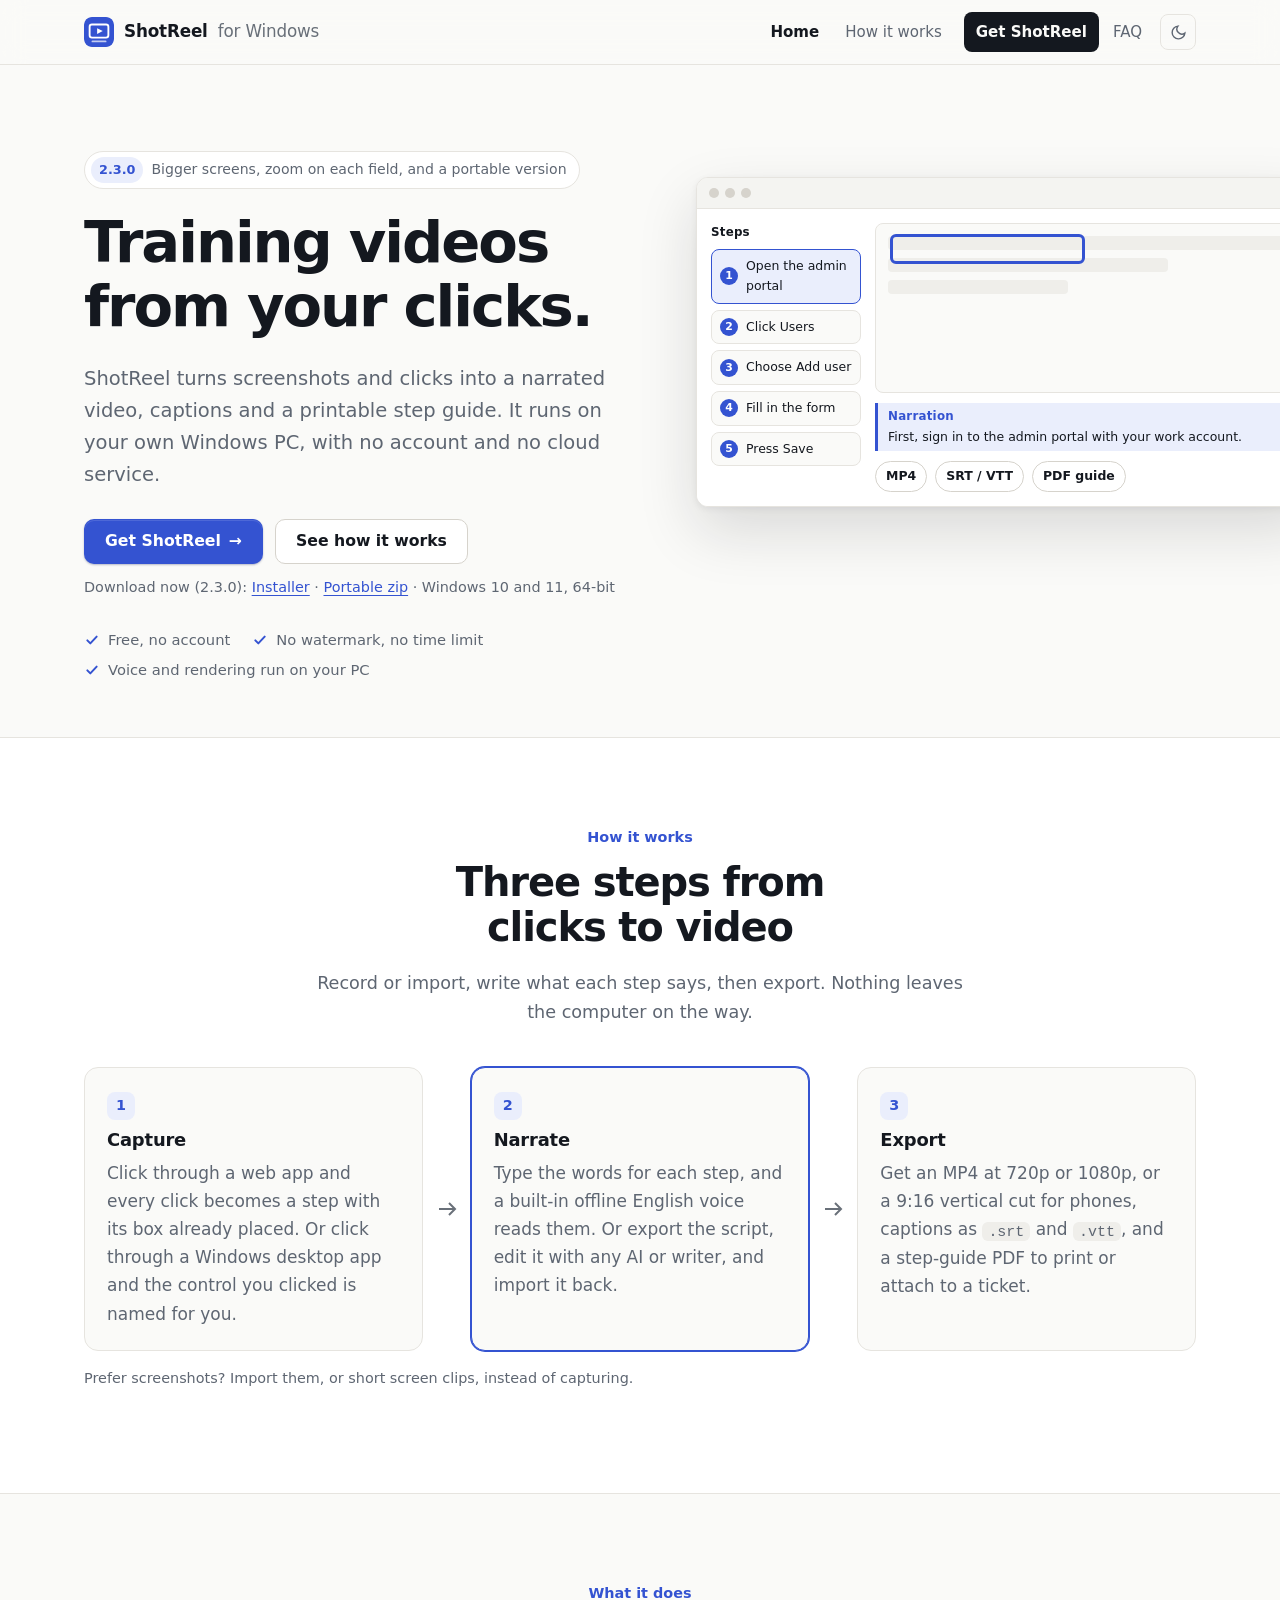
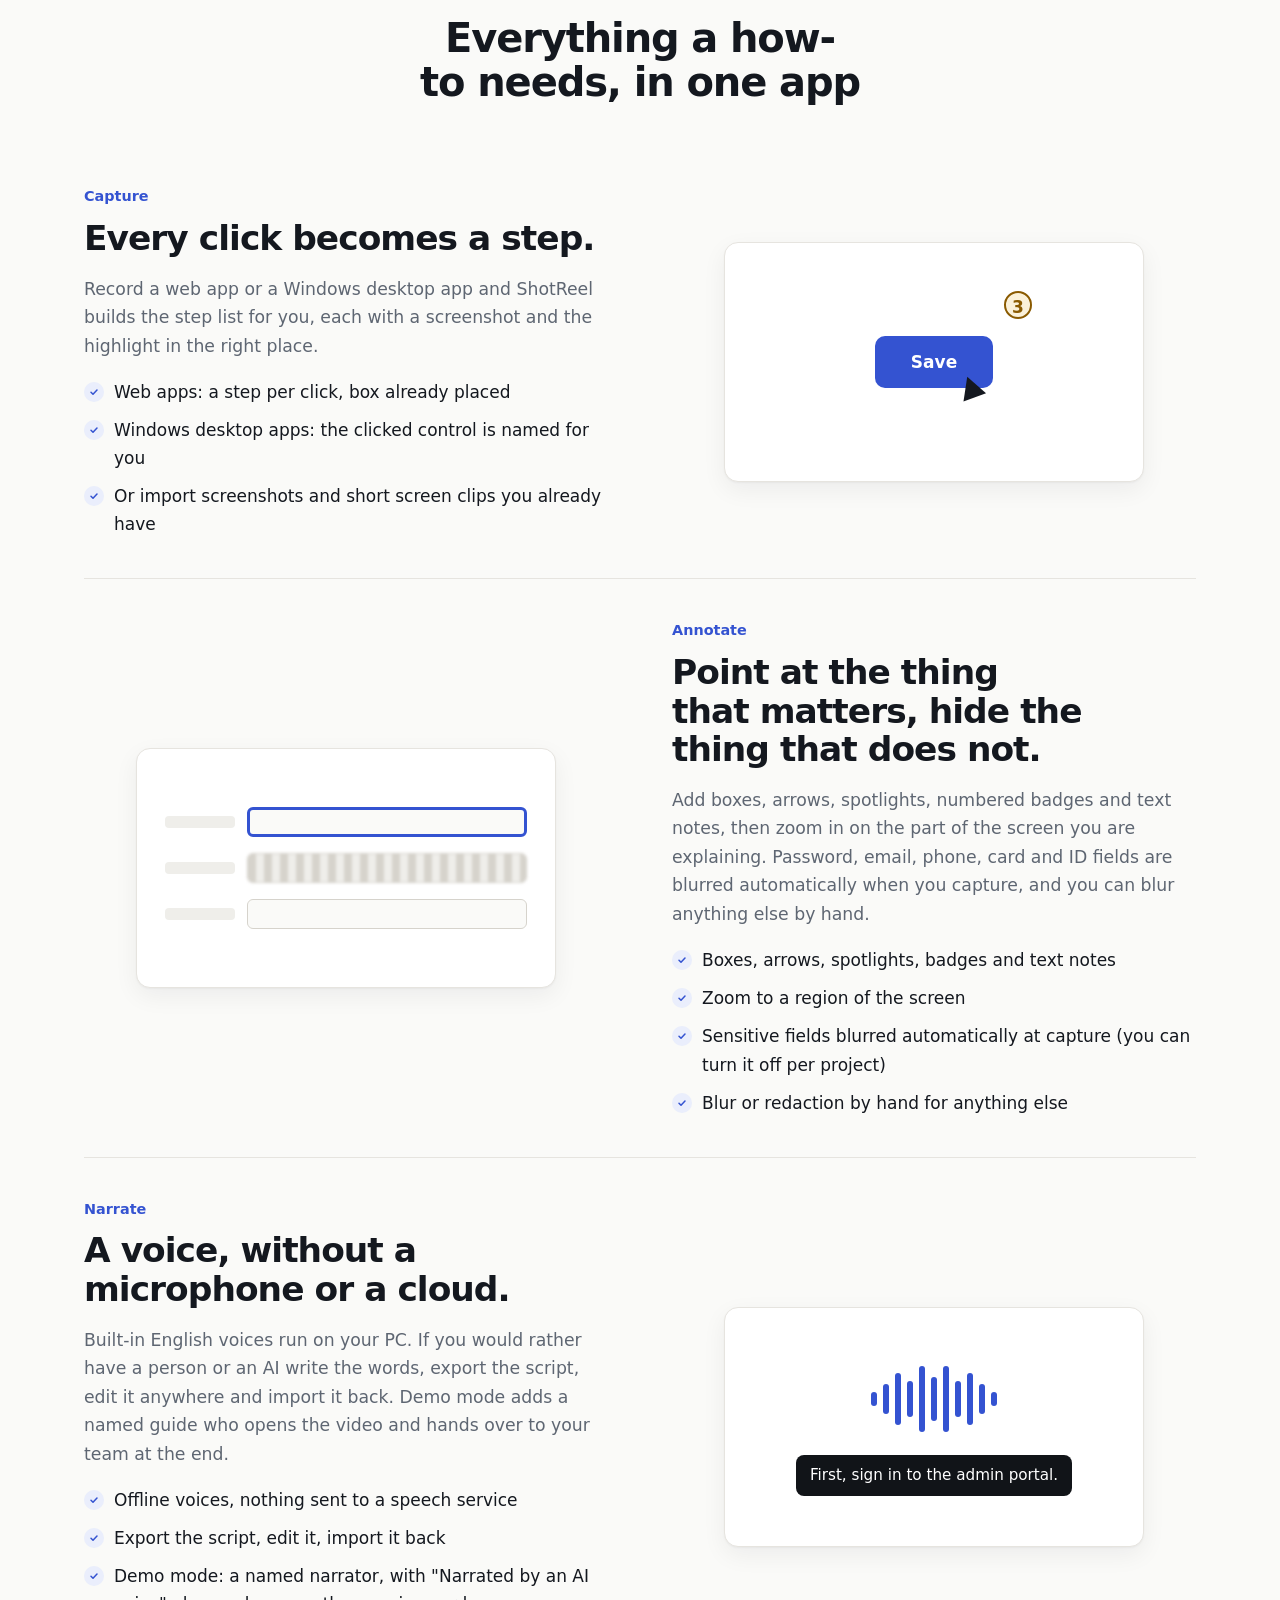
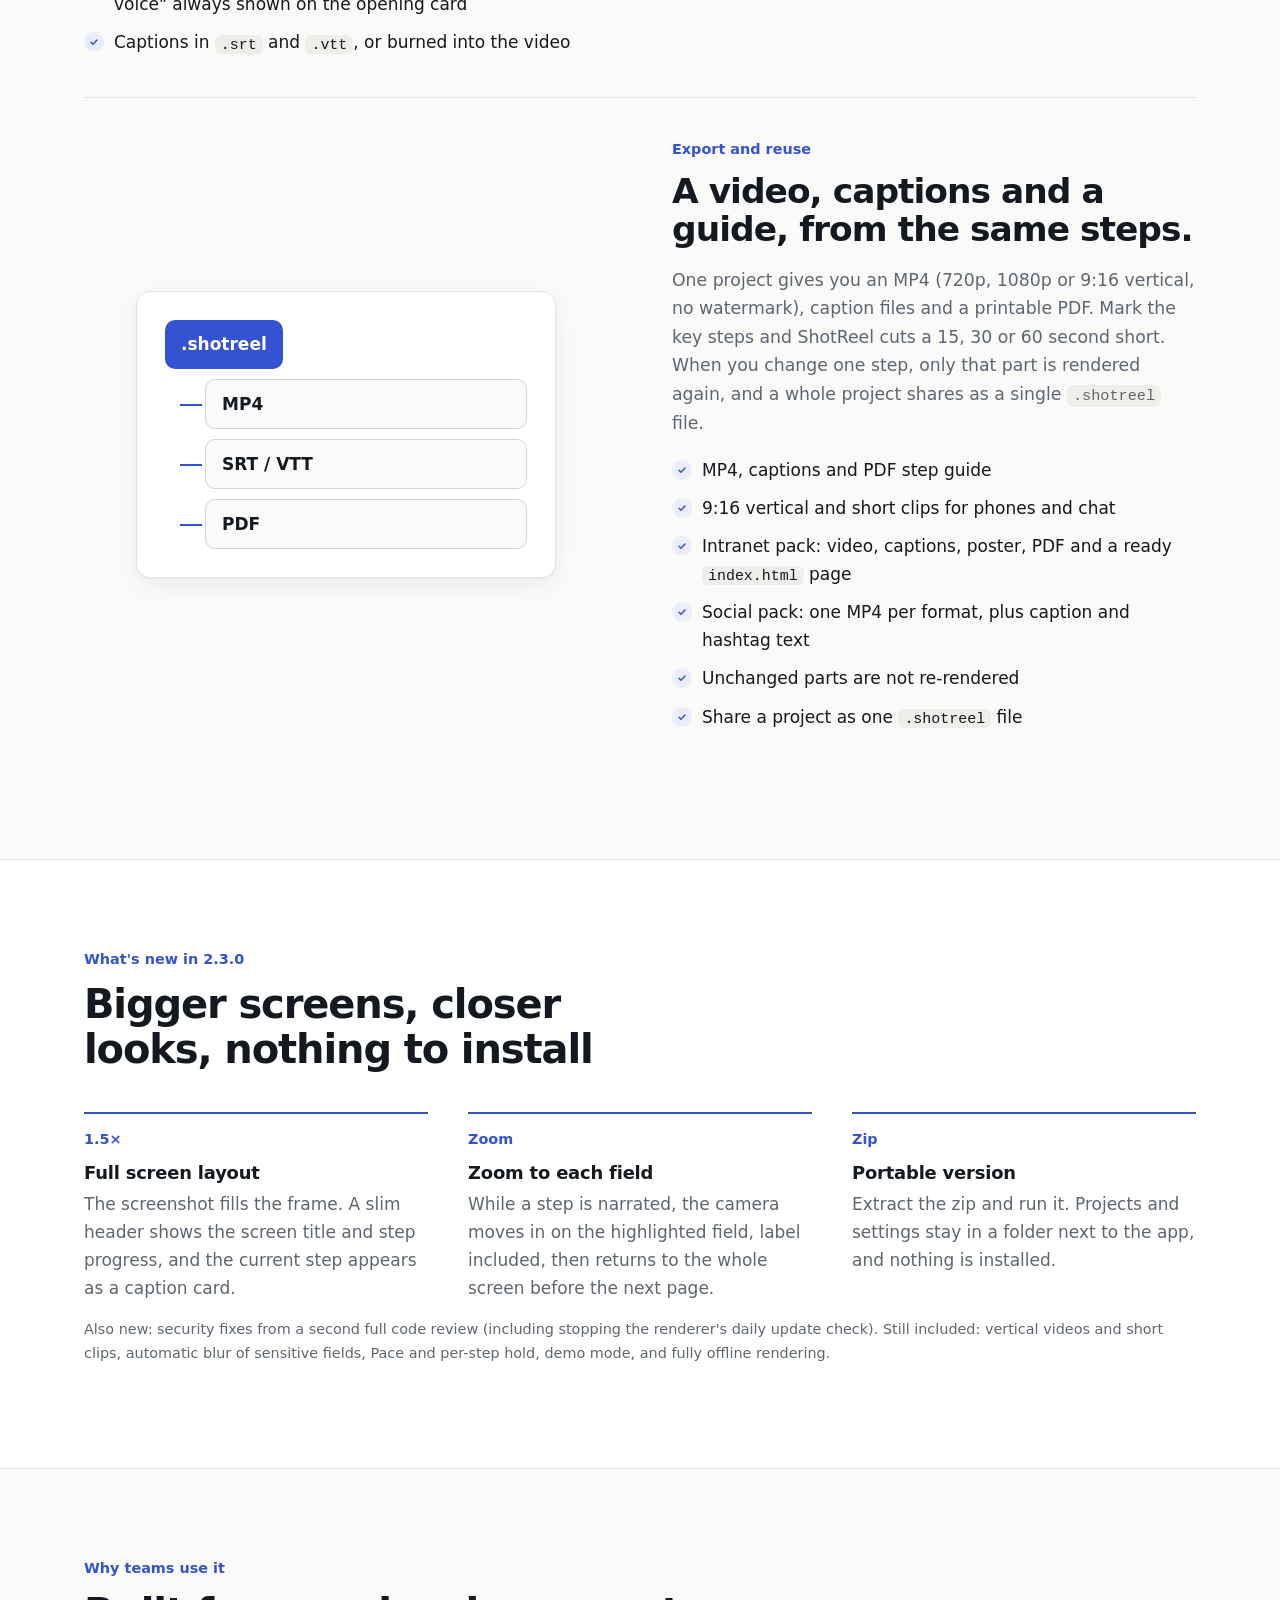
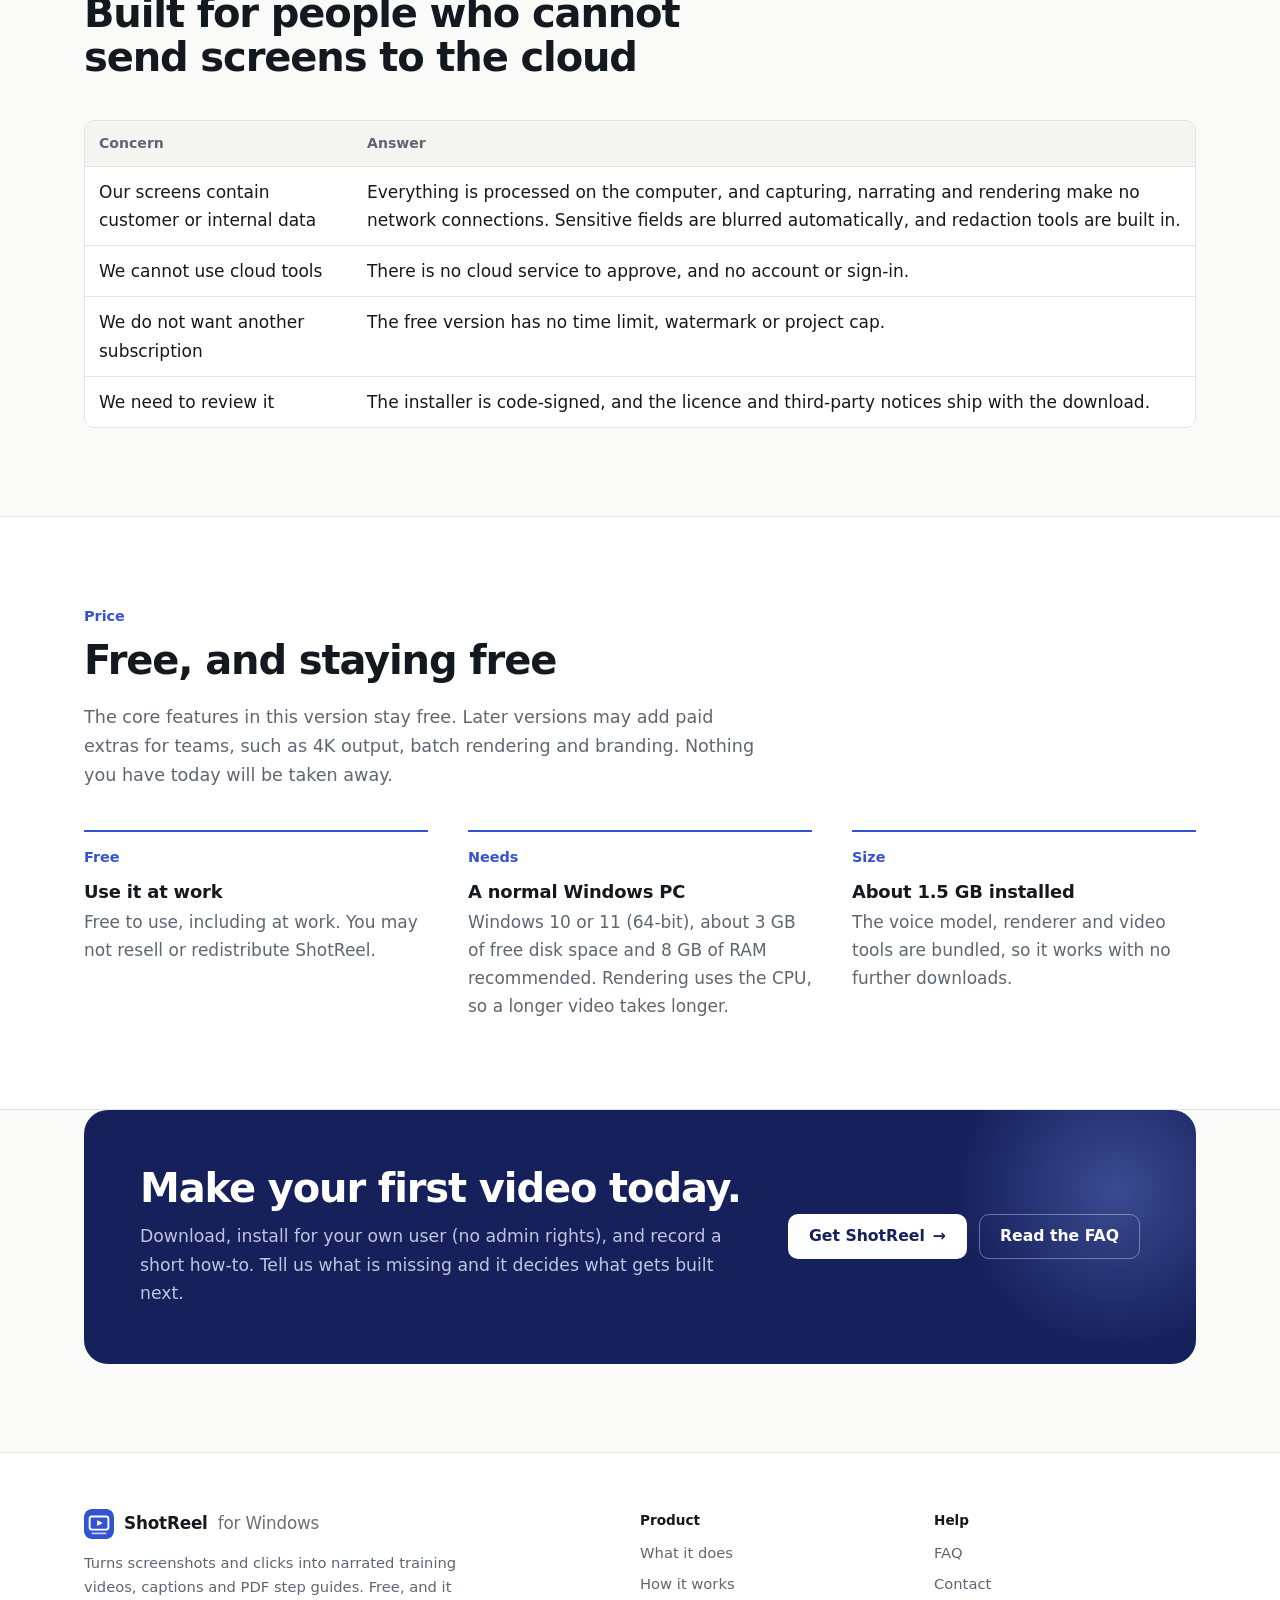
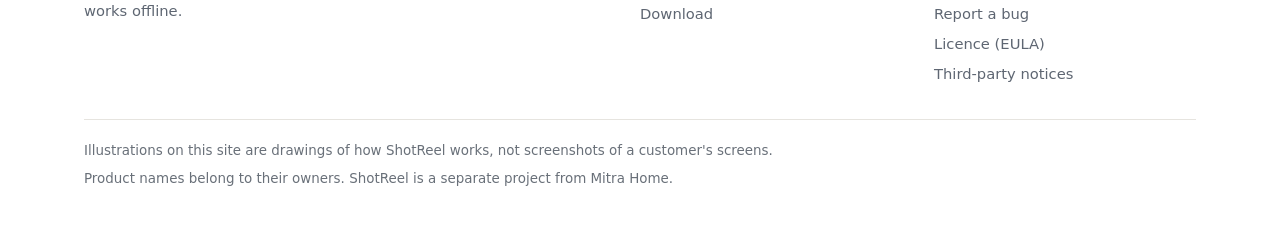
<file: index.html>
<!doctype html>
<html lang="en">
<head>
<meta charset="utf-8">
<meta name="viewport" content="width=device-width, initial-scale=1">
<title>ShotReel for Windows</title>
<meta name="description" content="ShotReel is a free Windows app that turns screenshots and clicks into narrated training videos, captions and PDF step guides. It works offline, with no account.">
<link rel="icon" href="assets/logo/icon.svg" type="image/svg+xml">
<link rel="stylesheet" href="assets/style.css">
<script src="assets/site.js"></script>
</head>
<body>
<a class="skip" href="#main">Skip to content</a>

<header class="top">
  <div class="wrap">
    <a class="brand" href="index.html"><img src="assets/logo/icon.svg" alt=""> ShotReel <span>for Windows</span></a>
    <nav class="nav" aria-label="Main">
      <a href="index.html" aria-current="page">Home</a>
      <a href="index.html#how">How it works</a>
      <a class="nav-cta" href="install.html">Get ShotReel</a>
      <a href="faq.html">FAQ</a>
      <button class="theme-btn" type="button" aria-label="Dark theme" aria-pressed="false">
        <svg viewBox="0 0 24 24" fill="none" stroke="currentColor" stroke-width="2"><path d="M21 12.8A9 9 0 1 1 11.2 3a7 7 0 0 0 9.8 9.8z"/></svg>
      </button>
    </nav>
  </div>
</header>

<main id="main">

<div class="hero">
  <div class="wrap">
    <div>
      <a class="pre" href="index.html#new"><b>2.3.0</b> Bigger screens, zoom on each field, and a portable version</a>
      <h1>Training videos from your clicks.</h1>
      <p class="lead">ShotReel turns screenshots and clicks into a narrated video, captions and a printable step guide. It runs on your own Windows PC, with no account and no cloud service.</p>
      <div class="btns">
        <a class="btn btn-accent" href="install.html">Get ShotReel <span class="arr" aria-hidden="true">&rarr;</span></a>
        <a class="btn btn-outline" href="index.html#how">See how it works</a>
      </div>
      <p class="small muted" style="margin-top:12px">Download now (2.3.0): <a href="https://github.com/rNetGit/ShotReel-app/releases/download/v2.3.0/ShotReel-Setup-2.3.0.exe" rel="noopener">Installer</a> &middot; <a href="https://github.com/rNetGit/ShotReel-app/releases/download/v2.3.0/ShotReel-Portable-2.3.0.zip" rel="noopener">Portable zip</a> &middot; Windows 10 and 11, 64-bit</p>
      <ul class="facts">
        <li>Free, no account</li>
        <li>No watermark, no time limit</li>
        <li>Voice and rendering run on your PC</li>
      </ul>
    </div>
    <div class="stage"><div class="browser"><div class="chrome"><i></i><i></i><i></i></div>
  <div class="mock" role="img" aria-label="Illustration of the ShotReel editor: a list of steps on the left, the current step with a highlight box and a narration line on the right, and three outputs: MP4 video, captions and a PDF guide.">
    <div class="mock-steps">
      <b>Steps</b>
      <span class="on"><i>1</i> Open the admin portal</span>
      <span><i>2</i> Click Users</span>
      <span><i>3</i> Choose Add user</span>
      <span><i>4</i> Fill in the form</span>
      <span><i>5</i> Press Save</span>
    </div>
    <div class="mock-main">
      <div class="mock-shot"><div class="mock-box"></div><u></u><u></u><u></u></div>
      <div class="mock-say"><b>Narration</b> First, sign in to the admin portal with your work account.</div>
      <div class="mock-out"><span>MP4</span><span>SRT / VTT</span><span>PDF guide</span></div>
    </div>
  </div></div></div>
  </div>
</div>

<section id="how" class="alt">
  <div class="wrap">
    <div class="section-head center">
      <div class="eyebrow">How it works</div>
      <h2>Three steps from clicks to video</h2>
      <p class="muted">Record or import, write what each step says, then export. Nothing leaves the computer on the way.</p>
    </div>
    <div class="flow">
      <div class="step"><span class="num">1</span><h3>Capture</h3><p class="muted" style="margin:0">Click through a web app and every click becomes a step with its box already placed. Or click through a Windows desktop app and the control you clicked is named for you.</p></div>
      <div class="arrow"><svg viewBox="0 0 24 24" fill="none" stroke="currentColor" stroke-width="2"><path d="M4 12h16M14 6l6 6-6 6"/></svg></div>
      <div class="step pc"><span class="num">2</span><h3>Narrate</h3><p class="muted" style="margin:0">Type the words for each step, and a built-in offline English voice reads them. Or export the script, edit it with any AI or writer, and import it back.</p></div>
      <div class="arrow"><svg viewBox="0 0 24 24" fill="none" stroke="currentColor" stroke-width="2"><path d="M4 12h16M14 6l6 6-6 6"/></svg></div>
      <div class="step"><span class="num">3</span><h3>Export</h3><p class="muted" style="margin:0">Get an MP4 at 720p or 1080p, or a 9:16 vertical cut for phones, captions as <code>.srt</code> and <code>.vtt</code>, and a step-guide PDF to print or attach to a ticket.</p></div>
    </div>
    <p class="small muted" style="margin-top:16px">Prefer screenshots? Import them, or short screen clips, instead of capturing.</p>
  </div>
</section>

<section id="what">
  <div class="wrap">
    <div class="section-head center">
      <div class="eyebrow">What it does</div>
      <h2>Everything a how-to needs, in one app</h2>
    </div>

    <div class="feature">
      <div>
        <div class="eyebrow">Capture</div>
        <h2>Every click becomes a step.</h2>
        <p>Record a web app or a Windows desktop app and ShotReel builds the step list for you, each with a screenshot and the highlight in the right place.</p>
        <ul class="ticks">
          <li>Web apps: a step per click, box already placed</li>
          <li>Windows desktop apps: the clicked control is named for you</li>
          <li>Or import screenshots and short screen clips you already have</li>
        </ul>
      </div>
      <div class="shot"><div class="illus" role="img" aria-label="Illustration: a cursor clicking a button, with a numbered step appearing beside it."><div class="illus-btn">Save</div><div class="illus-cursor"></div><div class="illus-badge">3</div></div></div>
    </div>

    <div class="feature flip">
      <div>
        <div class="eyebrow">Annotate</div>
        <h2>Point at the thing that matters, hide the thing that does not.</h2>
        <p>Add boxes, arrows, spotlights, numbered badges and text notes, then zoom in on the part of the screen you are explaining. Password, email, phone, card and ID fields are blurred automatically when you capture, and you can blur anything else by hand.</p>
        <ul class="ticks">
          <li>Boxes, arrows, spotlights, badges and text notes</li>
          <li>Zoom to a region of the screen</li>
          <li>Sensitive fields blurred automatically at capture (you can turn it off per project)</li>
          <li>Blur or redaction by hand for anything else</li>
        </ul>
      </div>
      <div class="shot"><div class="illus" role="img" aria-label="Illustration: a form with one field highlighted by a box and another field blurred out."><div class="illus-row"><i></i><s class="hl"></s></div><div class="illus-row"><i></i><s class="blur"></s></div><div class="illus-row"><i></i><s></s></div></div></div>
    </div>

    <div class="feature">
      <div>
        <div class="eyebrow">Narrate</div>
        <h2>A voice, without a microphone or a cloud.</h2>
        <p>Built-in English voices run on your PC. If you would rather have a person or an AI write the words, export the script, edit it anywhere and import it back. Demo mode adds a named guide who opens the video and hands over to your team at the end.</p>
        <ul class="ticks">
          <li>Offline voices, nothing sent to a speech service</li>
          <li>Export the script, edit it, import it back</li>
          <li>Demo mode: a named narrator, with "Narrated by an AI voice" always shown on the opening card</li>
          <li>Captions in <code>.srt</code> and <code>.vtt</code>, or burned into the video</li>
        </ul>
      </div>
      <div class="shot"><div class="illus" role="img" aria-label="Illustration: a sound wave beside a line of caption text."><div class="illus-wave"><i></i><i></i><i></i><i></i><i></i><i></i><i></i><i></i><i></i><i></i><i></i></div><div class="illus-cap">First, sign in to the admin portal.</div></div></div>
    </div>

    <div class="feature flip">
      <div>
        <div class="eyebrow">Export and reuse</div>
        <h2>A video, captions and a guide, from the same steps.</h2>
        <p>One project gives you an MP4 (720p, 1080p or 9:16 vertical, no watermark), caption files and a printable PDF. Mark the key steps and ShotReel cuts a 15, 30 or 60 second short. When you change one step, only that part is rendered again, and a whole project shares as a single <code>.shotreel</code> file.</p>
        <ul class="ticks">
          <li>MP4, captions and PDF step guide</li>
          <li>9:16 vertical and short clips for phones and chat</li>
          <li>Intranet pack: video, captions, poster, PDF and a ready <code>index.html</code> page</li>
          <li>Social pack: one MP4 per format, plus caption and hashtag text</li>
          <li>Unchanged parts are not re-rendered</li>
          <li>Share a project as one <code>.shotreel</code> file</li>
        </ul>
      </div>
      <div class="shot"><div class="illus" role="img" aria-label="Illustration: one project file on the left with three arrows to a video, a captions file and a PDF."><div class="illus-out"><b>.shotreel</b><span>MP4</span><span>SRT / VTT</span><span>PDF</span></div></div></div>
    </div>
  </div>
</section>

<section class="alt" id="new">
  <div class="wrap">
    <div class="section-head">
      <div class="eyebrow">What's new in 2.3.0</div>
      <h2>Bigger screens, closer looks, nothing to install</h2>
    </div>
    <div class="cols">
      <div><span class="num">1.5&times;</span><h3>Full screen layout</h3><p>The screenshot fills the frame. A slim header shows the screen title and step progress, and the current step appears as a caption card.</p></div>
      <div><span class="num">Zoom</span><h3>Zoom to each field</h3><p>While a step is narrated, the camera moves in on the highlighted field, label included, then returns to the whole screen before the next page.</p></div>
      <div><span class="num">Zip</span><h3>Portable version</h3><p>Extract the zip and run it. Projects and settings stay in a folder next to the app, and nothing is installed.</p></div>
    </div>
    <p class="small muted" style="margin-top:16px">Also new: security fixes from a second full code review (including stopping the renderer's daily update check). Still included: vertical videos and short clips, automatic blur of sensitive fields, Pace and per-step hold, demo mode, and fully offline rendering.</p>
  </div>
</section>

<section id="teams">
  <div class="wrap">
    <div class="section-head">
      <div class="eyebrow">Why teams use it</div>
      <h2>Built for people who cannot send screens to the cloud</h2>
    </div>
    <div class="table-wrap"><table>
      <thead><tr><th>Concern</th><th>Answer</th></tr></thead>
      <tbody>
        <tr><td>Our screens contain customer or internal data</td><td>Everything is processed on the computer, and capturing, narrating and rendering make no network connections. Sensitive fields are blurred automatically, and redaction tools are built in.</td></tr>
        <tr><td>We cannot use cloud tools</td><td>There is no cloud service to approve, and no account or sign-in.</td></tr>
        <tr><td>We do not want another subscription</td><td>The free version has no time limit, watermark or project cap.</td></tr>
        <tr><td>We need to review it</td><td>The installer is code-signed, and the licence and third-party notices ship with the download.</td></tr>
      </tbody>
    </table></div>
  </div>
</section>

<section id="free" class="alt">
  <div class="wrap">
    <div class="section-head">
      <div class="eyebrow">Price</div>
      <h2>Free, and staying free</h2>
      <p class="muted">The core features in this version stay free. Later versions may add paid extras for teams, such as 4K output, batch rendering and branding. Nothing you have today will be taken away.</p>
    </div>
    <div class="cols">
      <div><span class="num">Free</span><h3>Use it at work</h3><p>Free to use, including at work. You may not resell or redistribute ShotReel.</p></div>
      <div><span class="num">Needs</span><h3>A normal Windows PC</h3><p>Windows 10 or 11 (64-bit), about 3 GB of free disk space and 8 GB of RAM recommended. Rendering uses the CPU, so a longer video takes longer.</p></div>
      <div><span class="num">Size</span><h3>About 1.5 GB installed</h3><p>The voice model, renderer and video tools are bundled, so it works with no further downloads.</p></div>
    </div>
  </div>
</section>

<section style="padding-top:0">
  <div class="wrap">
    <div class="cta">
      <div>
        <h2>Make your first video today.</h2>
        <p>Download, install for your own user (no admin rights), and record a short how-to. Tell us what is missing and it decides what gets built next.</p>
      </div>
      <div class="btns">
        <a class="btn btn-dark" href="install.html">Get ShotReel <span class="arr" aria-hidden="true">&rarr;</span></a>
        <a class="btn btn-line" href="faq.html">Read the FAQ</a>
      </div>
    </div>
  </div>
</section>

</main>

<footer>
  <div class="wrap">
    <div class="fgrid">
      <div>
        <a class="brand" href="index.html"><img src="assets/logo/icon.svg" alt=""> ShotReel <span>for Windows</span></a>
        <p style="margin:12px 0 0;max-width:28em">Turns screenshots and clicks into narrated training videos, captions and PDF step guides. Free, and it works offline.</p>
      </div>
      <div>
        <h4>Product</h4>
        <ul><li><a href="index.html#what">What it does</a></li><li><a href="index.html#how">How it works</a></li><li><a href="install.html">Download</a></li></ul>
      </div>
      <div>
        <h4>Help</h4>
        <ul><li><a href="faq.html">FAQ</a></li><li><a href="faq.html#contact">Contact</a></li><li><a href="https://github.com/rNetGit/ShotReel-app/issues" rel="noopener">Report a bug</a></li><li><a href="https://github.com/rNetGit/ShotReel-app/blob/main/EULA.txt" rel="noopener">Licence (EULA)</a></li><li><a href="https://github.com/rNetGit/ShotReel-app/blob/main/THIRD-PARTY-NOTICES.md" rel="noopener">Third-party notices</a></li></ul>
      </div>
    </div>
    <div class="fine">
      <div>Illustrations on this site are drawings of how ShotReel works, not screenshots of a customer's screens.</div>
      <div>Product names belong to their owners. ShotReel is a separate project from Mitra Home.</div>
    </div>
  </div>
</footer>
</body>
</html>
</file>
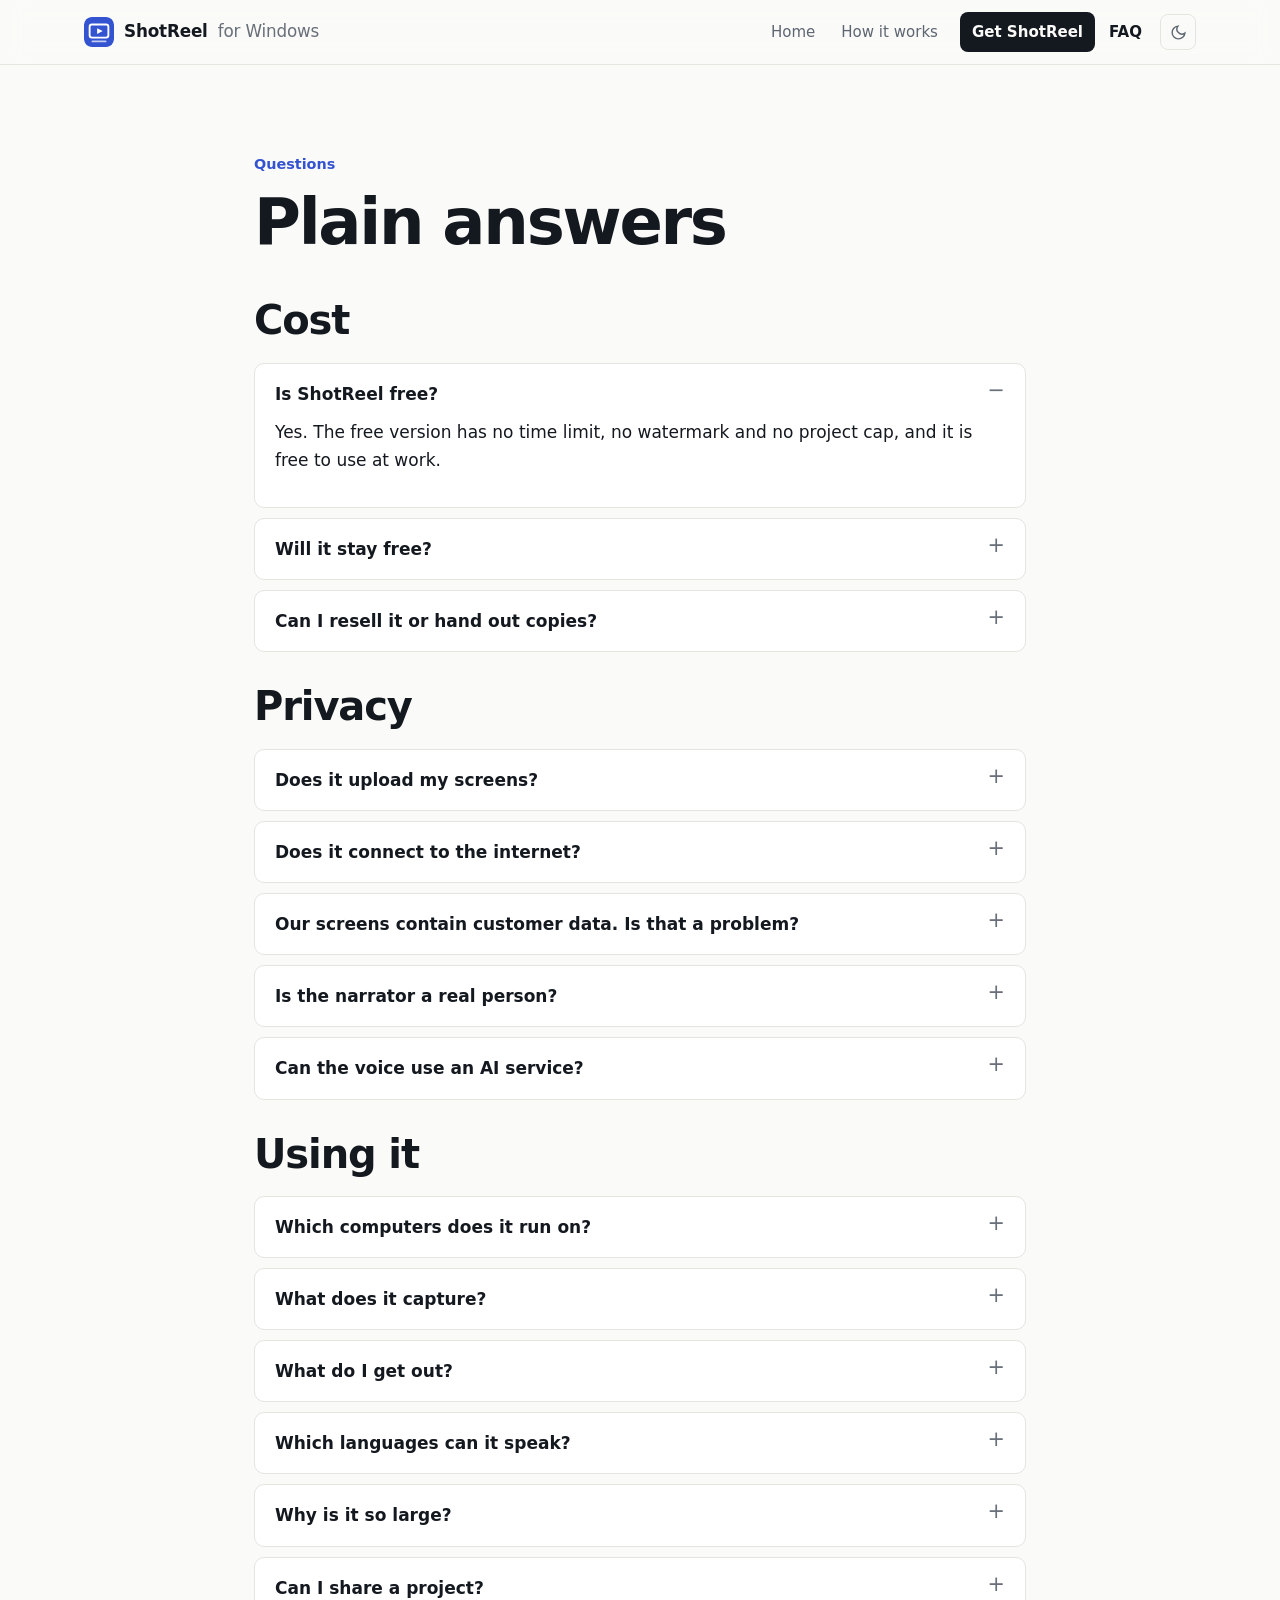
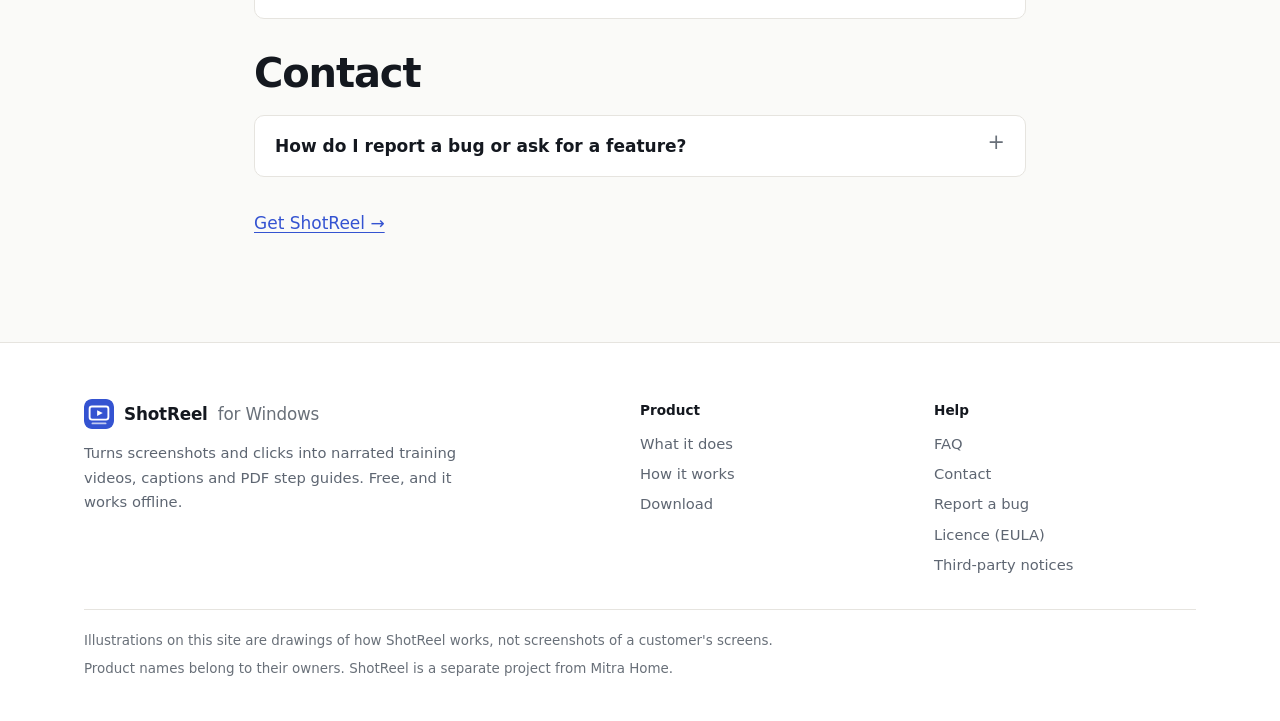
<file: faq.html>
<!doctype html>
<html lang="en">
<head>
<meta charset="utf-8">
<meta name="viewport" content="width=device-width, initial-scale=1">
<title>ShotReel FAQ</title>
<meta name="description" content="Plain answers about ShotReel: cost, privacy, Windows support, voices, exports and how to get help.">
<link rel="icon" href="assets/logo/icon.svg" type="image/svg+xml">
<link rel="stylesheet" href="assets/style.css">
<script src="assets/site.js"></script>
</head>
<body>
<a class="skip" href="#main">Skip to content</a>

<header class="top">
  <div class="wrap">
    <a class="brand" href="index.html"><img src="assets/logo/icon.svg" alt=""> ShotReel <span>for Windows</span></a>
    <nav class="nav" aria-label="Main">
      <a href="index.html">Home</a>
      <a href="index.html#how">How it works</a>
      <a class="nav-cta" href="install.html">Get ShotReel</a>
      <a href="faq.html" aria-current="page">FAQ</a>
      <button class="theme-btn" type="button" aria-label="Dark theme" aria-pressed="false">
        <svg viewBox="0 0 24 24" fill="none" stroke="currentColor" stroke-width="2"><path d="M21 12.8A9 9 0 1 1 11.2 3a7 7 0 0 0 9.8 9.8z"/></svg>
      </button>
    </nav>
  </div>
</header>

<main id="main">

<section>
  <div class="wrap" style="max-width:820px">
    <div class="section-head">
      <div class="eyebrow">Questions</div>
      <h1>Plain answers</h1>
    </div>

    <h2>Cost</h2>
    <details open>
      <summary>Is ShotReel free?</summary>
      <p>Yes. The free version has no time limit, no watermark and no project cap, and it is free to use at work.</p>
    </details>
    <details>
      <summary>Will it stay free?</summary>
      <p>The core features in this version stay free, and nothing you have today will be taken away. Later versions may add paid extras for teams, such as 4K output, batch rendering and branding.</p>
    </details>
    <details>
      <summary>Can I resell it or hand out copies?</summary>
      <p>No. You may use it, including at work, but you may not resell or redistribute it. Point people to this site instead. The full terms are in the <a href="https://github.com/rNetGit/ShotReel-app/blob/main/EULA.txt" rel="noopener">EULA</a>.</p>
    </details>

    <h2 style="margin-top:32px" id="privacy">Privacy</h2>
    <details>
      <summary>Does it upload my screens?</summary>
      <p>No. Capture, voice and rendering all run on your PC. There is no account, no cloud service and no API key to set up.</p>
    </details>
    <details>
      <summary>Does it connect to the internet?</summary>
      <p>Not in 2.3.0. Capturing, narrating and rendering make no network connections, and there is no update check or usage reporting. The web recorder opens the sites you choose to record, as a browser would.</p>
    </details>
    <details>
      <summary>Our screens contain customer data. Is that a problem?</summary>
      <p>Everything is processed on the computer. Password, email, phone, card and ID fields are blurred automatically when you capture, and you can blur or redact anything else before the video is rendered. Check the finished video before you share it, as you would any recording.</p>
    </details>
    <details>
      <summary>Is the narrator a real person?</summary>
      <p>No. All voices are built-in computer voices. In demo mode you can give the narrator a name, and the opening card always says "Narrated by an AI voice".</p>
    </details>
    <details>
      <summary>Can the voice use an AI service?</summary>
      <p>The built-in voices are offline. If you want AI-written narration, you can export the script, edit it with any AI or writer on your own terms, and import it back.</p>
    </details>

    <h2 style="margin-top:32px">Using it</h2>
    <details>
      <summary>Which computers does it run on?</summary>
      <p>Windows 10 and 11, 64-bit. Plan for about 3 GB of free disk space and 8 GB of RAM. There is no Mac or Linux version yet.</p>
    </details>
    <details>
      <summary>What does it capture?</summary>
      <p>Web apps, where every click becomes a step with the box already placed, and Windows desktop apps, where the clicked control is named for you. You can also import screenshots and short screen clips.</p>
    </details>
    <details>
      <summary>What do I get out?</summary>
      <p>An MP4 at 720p, 1080p or 9:16 vertical with no watermark, short clips of 15, 30 or 60 seconds, captions as <code>.srt</code> and <code>.vtt</code>, and a step-guide PDF. The Intranet pack adds a poster image and a ready <code>index.html</code> page; the Social pack adds caption and hashtag text.</p>
    </details>
    <details>
      <summary>Which languages can it speak?</summary>
      <p>The built-in offline voices are English. Captions and the PDF contain whatever text you write.</p>
    </details>
    <details>
      <summary>Why is it so large?</summary>
      <p>About 1.5 GB installed, because the voice model, renderer and video tools are bundled. That is what lets it work offline.</p>
    </details>
    <details>
      <summary>Can I share a project?</summary>
      <p>Yes. A project saves as a single <code>.shotreel</code> file you can send to a colleague who has ShotReel.</p>
    </details>

    <h2 style="margin-top:32px" id="contact">Contact</h2>
    <details>
      <summary>How do I report a bug or ask for a feature?</summary>
      <p>Open an <a href="https://github.com/rNetGit/ShotReel-app/issues" rel="noopener">issue</a> or email <a href="mailto:rnetphone1@gmail.com">rnetphone1@gmail.com</a>. Teams that want a paid tier or a pilot: tell us what you need, it decides what gets built next.</p>
    </details>

    <p style="margin-top:32px"><a href="install.html">Get ShotReel &rarr;</a></p>
  </div>
</section>

</main>

<footer>
  <div class="wrap">
    <div class="fgrid">
      <div>
        <a class="brand" href="index.html"><img src="assets/logo/icon.svg" alt=""> ShotReel <span>for Windows</span></a>
        <p style="margin:12px 0 0;max-width:28em">Turns screenshots and clicks into narrated training videos, captions and PDF step guides. Free, and it works offline.</p>
      </div>
      <div>
        <h4>Product</h4>
        <ul><li><a href="index.html#what">What it does</a></li><li><a href="index.html#how">How it works</a></li><li><a href="install.html">Download</a></li></ul>
      </div>
      <div>
        <h4>Help</h4>
        <ul><li><a href="faq.html">FAQ</a></li><li><a href="faq.html#contact">Contact</a></li><li><a href="https://github.com/rNetGit/ShotReel-app/issues" rel="noopener">Report a bug</a></li><li><a href="https://github.com/rNetGit/ShotReel-app/blob/main/EULA.txt" rel="noopener">Licence (EULA)</a></li><li><a href="https://github.com/rNetGit/ShotReel-app/blob/main/THIRD-PARTY-NOTICES.md" rel="noopener">Third-party notices</a></li></ul>
      </div>
    </div>
    <div class="fine">
      <div>Illustrations on this site are drawings of how ShotReel works, not screenshots of a customer's screens.</div>
      <div>Product names belong to their owners. ShotReel is a separate project from Mitra Home.</div>
    </div>
  </div>
</footer>
</body>
</html>
</file>
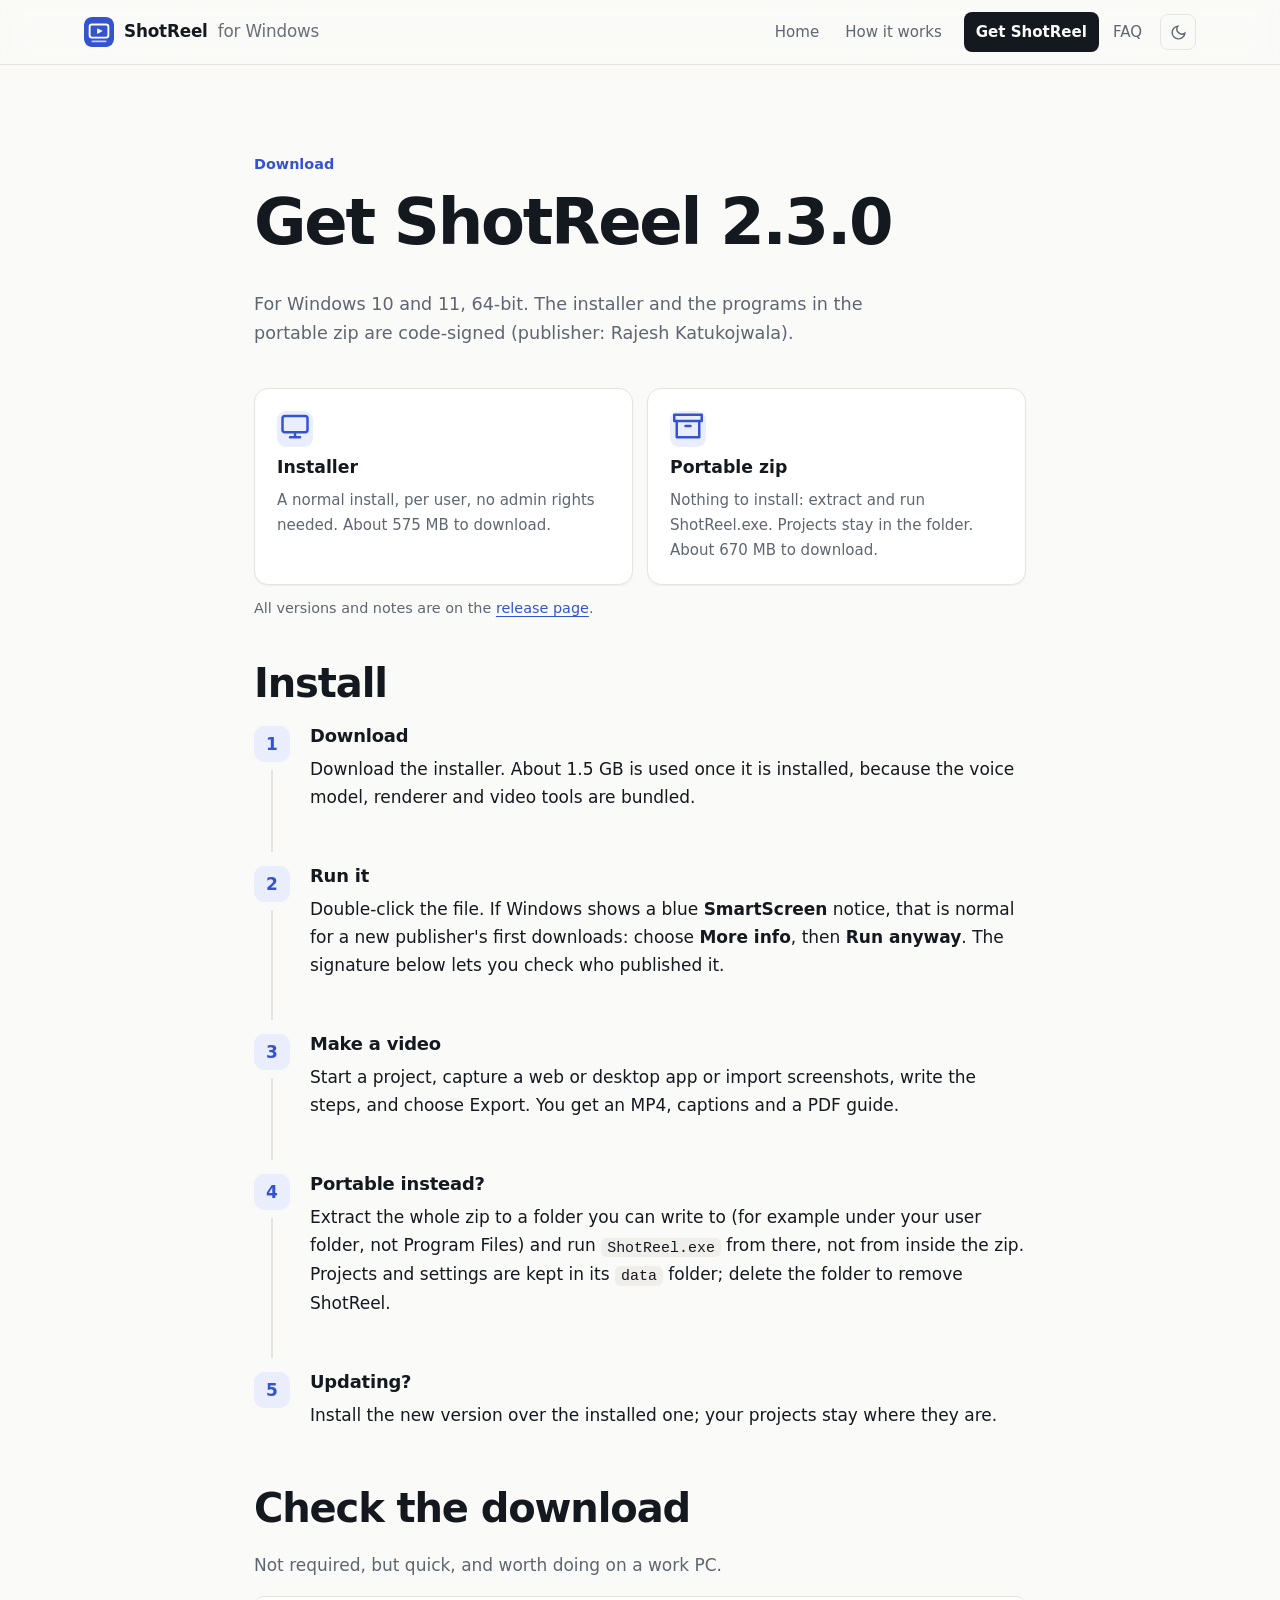
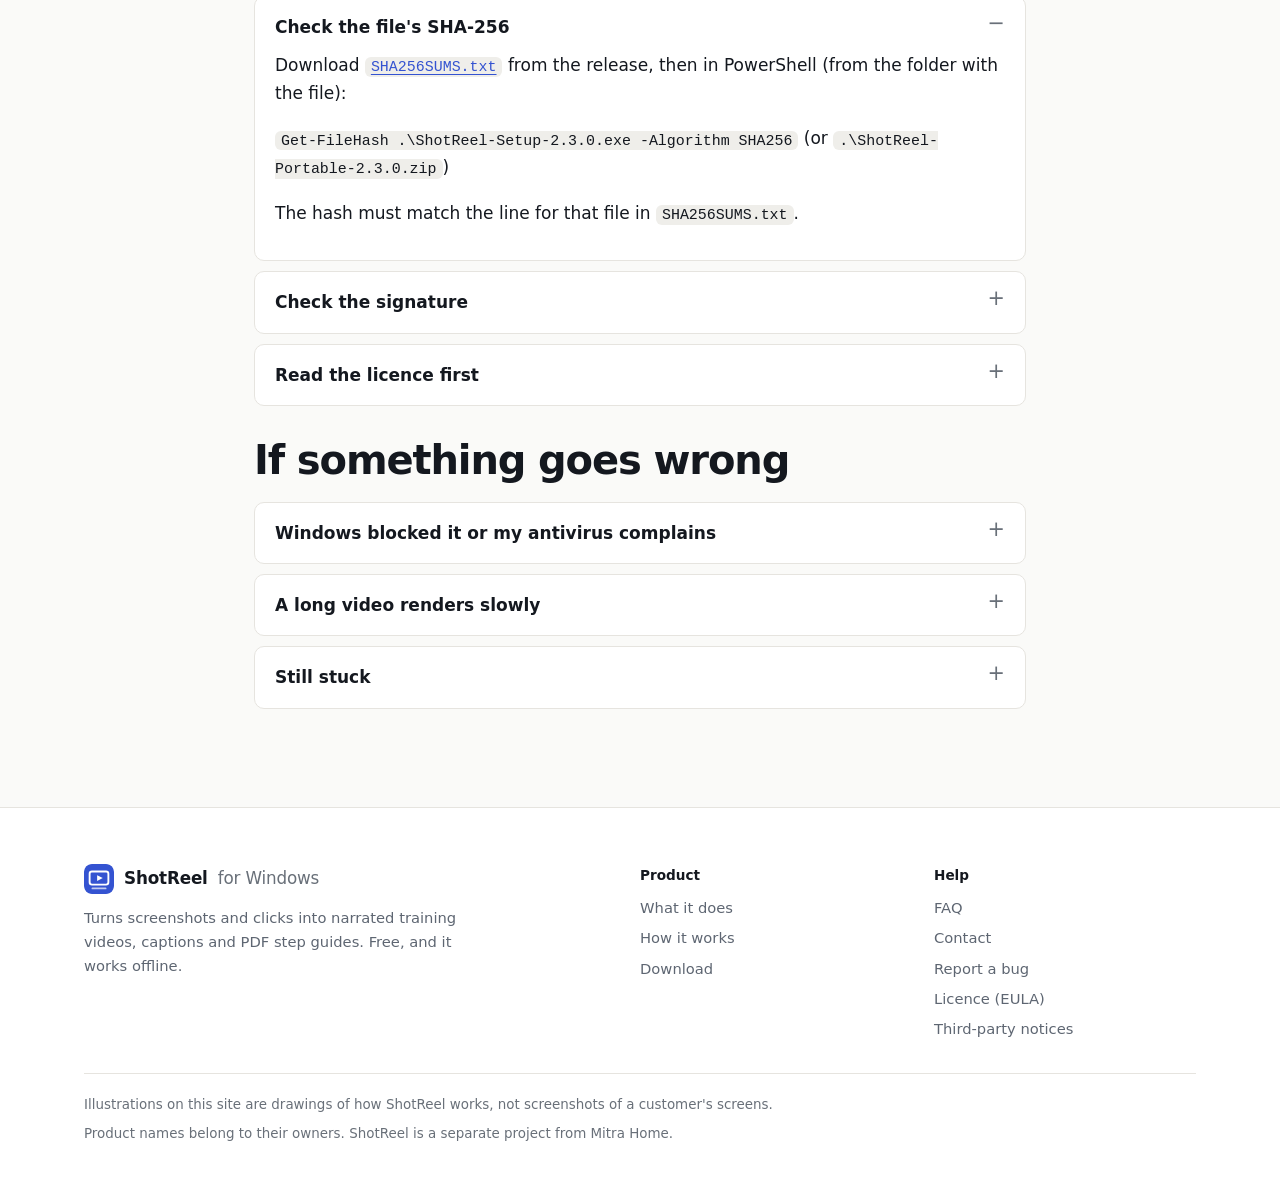
<file: install.html>
<!doctype html>
<html lang="en">
<head>
<meta charset="utf-8">
<meta name="viewport" content="width=device-width, initial-scale=1">
<title>Get ShotReel</title>
<meta name="description" content="Download ShotReel for Windows 10 and 11: the installer, how to check the download, and what to do about the SmartScreen notice.">
<link rel="icon" href="assets/logo/icon.svg" type="image/svg+xml">
<link rel="stylesheet" href="assets/style.css">
<script src="assets/site.js"></script>
</head>
<body>
<a class="skip" href="#main">Skip to content</a>

<header class="top">
  <div class="wrap">
    <a class="brand" href="index.html"><img src="assets/logo/icon.svg" alt=""> ShotReel <span>for Windows</span></a>
    <nav class="nav" aria-label="Main">
      <a href="index.html">Home</a>
      <a href="index.html#how">How it works</a>
      <a class="nav-cta" href="install.html" aria-current="page">Get ShotReel</a>
      <a href="faq.html">FAQ</a>
      <button class="theme-btn" type="button" aria-label="Dark theme" aria-pressed="false">
        <svg viewBox="0 0 24 24" fill="none" stroke="currentColor" stroke-width="2"><path d="M21 12.8A9 9 0 1 1 11.2 3a7 7 0 0 0 9.8 9.8z"/></svg>
      </button>
    </nav>
  </div>
</header>

<main id="main">

<section>
  <div class="wrap" style="max-width:820px">
    <div class="section-head">
      <div class="eyebrow">Download</div>
      <h1>Get ShotReel 2.3.0</h1>
      <p class="muted">For Windows 10 and 11, 64-bit. The installer and the programs in the portable zip are code-signed (publisher: Rajesh Katukojwala).</p>
    </div>

    <div class="choices" style="margin-bottom:12px">
      <a class="choice" href="https://github.com/rNetGit/ShotReel-app/releases/download/v2.3.0/ShotReel-Setup-2.3.0.exe" rel="noopener">
        <span class="ico" aria-hidden="true"><svg viewBox="0 0 24 24" fill="none" stroke="currentColor" stroke-width="2" stroke-linecap="round" stroke-linejoin="round"><rect x="2" y="4" width="20" height="13" rx="2"/><path d="M8 21h8M12 17v4"/></svg></span>
        <strong>Installer</strong>
        <span>A normal install, per user, no admin rights needed. About 575 MB to download.</span>
      </a>
      <a class="choice" href="https://github.com/rNetGit/ShotReel-app/releases/download/v2.3.0/ShotReel-Portable-2.3.0.zip" rel="noopener">
        <span class="ico" aria-hidden="true"><svg viewBox="0 0 24 24" fill="none" stroke="currentColor" stroke-width="2" stroke-linecap="round" stroke-linejoin="round"><path d="M21 8v13H3V8"/><path d="M1 3h22v5H1z"/><path d="M10 12h4"/></svg></span>
        <strong>Portable zip</strong>
        <span>Nothing to install: extract and run ShotReel.exe. Projects stay in the folder. About 670 MB to download.</span>
      </a>
    </div>
    <p class="small muted">All versions and notes are on the <a href="https://github.com/rNetGit/ShotReel-app/releases/latest" rel="noopener">release page</a>.</p>

    <h2 style="margin-top:40px">Install</h2>
    <ol class="steps">
      <li><h3>Download</h3><p>Download the installer. About 1.5 GB is used once it is installed, because the voice model, renderer and video tools are bundled.</p></li>
      <li><h3>Run it</h3><p>Double-click the file. If Windows shows a blue <strong>SmartScreen</strong> notice, that is normal for a new publisher's first downloads: choose <strong>More info</strong>, then <strong>Run anyway</strong>. The signature below lets you check who published it.</p></li>
      <li><h3>Make a video</h3><p>Start a project, capture a web or desktop app or import screenshots, write the steps, and choose Export. You get an MP4, captions and a PDF guide.</p></li>
      <li><h3>Portable instead?</h3><p>Extract the whole zip to a folder you can write to (for example under your user folder, not Program Files) and run <code>ShotReel.exe</code> from there, not from inside the zip. Projects and settings are kept in its <code>data</code> folder; delete the folder to remove ShotReel.</p></li>
      <li><h3>Updating?</h3><p>Install the new version over the installed one; your projects stay where they are.</p></li>
    </ol>

    <h2 style="margin-top:8px" id="verify">Check the download</h2>
    <p class="muted">Not required, but quick, and worth doing on a work PC.</p>
    <details open>
      <summary>Check the file's SHA-256</summary>
      <p>Download <a href="https://github.com/rNetGit/ShotReel-app/releases/download/v2.3.0/SHA256SUMS.txt" rel="noopener"><code>SHA256SUMS.txt</code></a> from the release, then in PowerShell (from the folder with the file):</p>
      <p><code>Get-FileHash .\ShotReel-Setup-2.3.0.exe -Algorithm SHA256</code> (or <code>.\ShotReel-Portable-2.3.0.zip</code>)</p>
      <p>The hash must match the line for that file in <code>SHA256SUMS.txt</code>.</p>
    </details>
    <details>
      <summary>Check the signature</summary>
      <p>Right-click the file, choose <strong>Properties</strong>, open the <strong>Digital Signatures</strong> tab and select the signature, then <strong>Details</strong>. It should say the signature is OK and name the publisher Rajesh Katukojwala. If the tab is missing, the file is not signed: do not run it.</p>
    </details>
    <details>
      <summary>Read the licence first</summary>
      <p>The <a href="https://github.com/rNetGit/ShotReel-app/blob/main/EULA.txt" rel="noopener">EULA</a> and the <a href="https://github.com/rNetGit/ShotReel-app/blob/main/THIRD-PARTY-NOTICES.md" rel="noopener">third-party notices</a> are in the repository and in the download.</p>
    </details>

    <h2 style="margin-top:32px" id="trouble">If something goes wrong</h2>
    <details>
      <summary>Windows blocked it or my antivirus complains</summary>
      <p>Check the SHA-256 and the signature above. If both are right, the file is the one we published. If your IT team scans downloads, send them the release page and the licence.</p>
    </details>
    <details>
      <summary>A long video renders slowly</summary>
      <p>Rendering uses the CPU, so length and 1080p both add time. Unchanged parts are not re-rendered, so the second export of a project is much quicker than the first.</p>
    </details>
    <details>
      <summary>Still stuck</summary>
      <p>Open an <a href="https://github.com/rNetGit/ShotReel-app/issues" rel="noopener">issue</a> or email <a href="mailto:rnetphone1@gmail.com">rnetphone1@gmail.com</a>. Say your Windows version and what you clicked last.</p>
    </details>
  </div>
</section>

</main>

<footer>
  <div class="wrap">
    <div class="fgrid">
      <div>
        <a class="brand" href="index.html"><img src="assets/logo/icon.svg" alt=""> ShotReel <span>for Windows</span></a>
        <p style="margin:12px 0 0;max-width:28em">Turns screenshots and clicks into narrated training videos, captions and PDF step guides. Free, and it works offline.</p>
      </div>
      <div>
        <h4>Product</h4>
        <ul><li><a href="index.html#what">What it does</a></li><li><a href="index.html#how">How it works</a></li><li><a href="install.html">Download</a></li></ul>
      </div>
      <div>
        <h4>Help</h4>
        <ul><li><a href="faq.html">FAQ</a></li><li><a href="faq.html#contact">Contact</a></li><li><a href="https://github.com/rNetGit/ShotReel-app/issues" rel="noopener">Report a bug</a></li><li><a href="https://github.com/rNetGit/ShotReel-app/blob/main/EULA.txt" rel="noopener">Licence (EULA)</a></li><li><a href="https://github.com/rNetGit/ShotReel-app/blob/main/THIRD-PARTY-NOTICES.md" rel="noopener">Third-party notices</a></li></ul>
      </div>
    </div>
    <div class="fine">
      <div>Illustrations on this site are drawings of how ShotReel works, not screenshots of a customer's screens.</div>
      <div>Product names belong to their owners. ShotReel is a separate project from Mitra Home.</div>
    </div>
  </div>
</footer>
</body>
</html>
</file>
<file: assets/style.css>
/* ShotReel website, built on the Mitra Home site layout. Blue accent; everything else is a calm neutral scale. */
:root {
  --canvas: #FAFAF8; --surface: #FFFFFF; --surface-2: #F4F4F1; --line: #E6E4DF; --line-2: #D6D3CC;
  --text: #14181F; --text-2: #5E6672; --text-3: #697079;
  --accent: #3453D1; --accent-2: #4A68E0; --accent-soft: #EAEEFC; --accent-ink: #16215C; --link: #3453D1;
  --warn: #8A5A00; --warn-soft: #FBF1D9; --info: #1D5FA8; --info-soft: #E6EFF9;
  --danger: #A8261B; --danger-soft: #FBE9E7; --neutral-soft: #EFEEEA;
  --shadow-sm: 0 1px 2px rgba(20,24,31,.05);
  --shadow: 0 1px 2px rgba(20,24,31,.04), 0 8px 24px rgba(20,24,31,.06);
  --shadow-lg: 0 2px 6px rgba(20,24,31,.06), 0 24px 60px rgba(20,24,31,.14);
  --radius: 14px; --radius-sm: 10px; --max: 1160px;
  --font: "Segoe UI Variable Text", "Segoe UI", system-ui, -apple-system, "Helvetica Neue", Arial, sans-serif;
  --font-display: "Segoe UI Variable Display", "Segoe UI", system-ui, -apple-system, "Helvetica Neue", Arial, sans-serif;
  color-scheme: light;
}
@media (prefers-color-scheme: dark) {
  :root:not([data-theme="light"]) {
    --canvas: #0F1113; --surface: #16191C; --surface-2: #1C2024; --line: #2A2E33; --line-2: #383D43;
    --text: #ECEDEE; --text-2: #A3A9B3; --text-3: #8E949C;
    --accent: #8197F2; --accent-2: #8197F2; --accent-soft: #1A2142; --accent-ink: #0E1430; --link: #A3B3F7;
    --warn: #E0B14A; --warn-soft: #2E2611; --info: #6AA8F0; --info-soft: #132538;
    --danger: #F0756A; --danger-soft: #331816; --neutral-soft: #22262A;
    --shadow-sm: none; --shadow: 0 1px 0 rgba(255,255,255,.03); --shadow-lg: 0 24px 60px rgba(0,0,0,.5);
    color-scheme: dark;
  }
}
:root[data-theme="dark"] {
  --canvas: #0F1113; --surface: #16191C; --surface-2: #1C2024; --line: #2A2E33; --line-2: #383D43;
  --text: #ECEDEE; --text-2: #A3A9B3; --text-3: #8E949C;
  --accent: #8197F2; --accent-2: #8197F2; --accent-soft: #1A2142; --accent-ink: #0E1430; --link: #A3B3F7;
  --warn: #E0B14A; --warn-soft: #2E2611; --info: #6AA8F0; --info-soft: #132538;
  --danger: #F0756A; --danger-soft: #331816; --neutral-soft: #22262A;
  --shadow-sm: none; --shadow: 0 1px 0 rgba(255,255,255,.03); --shadow-lg: 0 24px 60px rgba(0,0,0,.5);
  color-scheme: dark;
}

* { box-sizing: border-box; }
html { -webkit-text-size-adjust: 100%; }
@media (prefers-reduced-motion: no-preference) { html { scroll-behavior: smooth; } }
body {
  margin: 0; background: var(--canvas); color: var(--text);
  font: 17px/1.65 var(--font); -webkit-font-smoothing: antialiased; text-rendering: optimizeLegibility;
}
a { color: var(--link); text-underline-offset: 3px; text-decoration-thickness: 1px; }
a:hover { text-decoration-thickness: 2px; }
img, svg { max-width: 100%; }
h1, h2, h3 { font-family: var(--font-display); line-height: 1.12; margin: 0 0 .5em; color: var(--text); font-weight: 700; text-wrap: balance; }
h1 { font-size: clamp(2.4rem, 5.6vw, 4rem); letter-spacing: -.035em; }
h2 { font-size: clamp(1.75rem, 3.6vw, 2.5rem); letter-spacing: -.028em; }
h3 { font-size: 1.12rem; letter-spacing: -.01em; }
p { margin: 0 0 1em; }
code, kbd { font-family: ui-monospace, "Cascadia Mono", Consolas, monospace; font-size: .88em;
  background: var(--neutral-soft); padding: .12em .4em; border-radius: 6px; overflow-wrap: anywhere; }
.wrap { max-width: var(--max); margin: 0 auto; padding: 0 24px; }
.muted { color: var(--text-2); }
.small { font-size: .9rem; }
:focus-visible { outline: 2px solid var(--accent); outline-offset: 3px; border-radius: 6px; }
.skip { position: absolute; left: 12px; top: -60px; z-index: 50; padding: 8px 14px; border-radius: 8px;
  background: var(--text); color: var(--canvas); font-weight: 600; text-decoration: none; }
.skip:focus { top: 12px; }

/* Header */
.top { position: sticky; top: 0; z-index: 20; background: color-mix(in srgb, var(--canvas) 82%, transparent);
  backdrop-filter: saturate(1.4) blur(12px); -webkit-backdrop-filter: saturate(1.4) blur(12px); border-bottom: 1px solid var(--line); }
.top .wrap { display: flex; align-items: center; gap: 16px; min-height: 64px; flex-wrap: wrap; }
.brand { display: flex; align-items: center; gap: 10px; color: var(--text); text-decoration: none; font-weight: 700;
  font-size: 1.05rem; letter-spacing: -.01em; }
.brand img { width: 30px; height: 30px; border-radius: 8px; }
.brand span { font-weight: 500; color: var(--text-3); }
.nav { display: flex; gap: 2px; margin-left: auto; flex-wrap: wrap; align-items: center; }
.nav a { color: var(--text-2); text-decoration: none; padding: 8px 12px; border-radius: 8px; font-size: .94rem; }
.nav a:hover, .nav a[aria-current="page"] { color: var(--text); }
.nav a[aria-current="page"] { font-weight: 600; }
.nav a.nav-cta { background: var(--text); color: var(--canvas); font-weight: 600; margin-left: 8px; }
.nav a.nav-cta:hover { opacity: .88; }
.theme-btn { border: 1px solid var(--line); background: transparent; color: var(--text-2); border-radius: 8px;
  width: 36px; height: 36px; cursor: pointer; display: grid; place-items: center; margin-left: 4px; }
.theme-btn svg { width: 17px; height: 17px; }
@media (max-width: 640px) {
  .top .wrap { padding-top: 8px; padding-bottom: 8px; }
  .nav { margin-left: auto; }
  .nav a[href="index.html"], .nav a[href="index.html#how"] { display: none; }
  .nav a { padding: 6px 8px; font-size: .9rem; }
  .nav a.nav-cta { margin-left: 0; }
}

/* Buttons */
.btns { display: flex; gap: 12px; flex-wrap: wrap; align-items: center; }
.btn { display: inline-flex; align-items: center; gap: 8px; padding: 12px 20px; border-radius: 10px; font-weight: 600;
  font-size: .98rem; text-decoration: none; border: 1px solid transparent; line-height: 1.2; transition: transform .15s, box-shadow .15s; }
.btn:hover { transform: translateY(-1px); }
.btn-accent, .btn-light { background: var(--accent); color: #FFFFFF; box-shadow: 0 1px 2px rgba(22,33,92,.3), inset 0 1px 0 rgba(255,255,255,.12); }
.btn-outline, .btn-ghost { color: var(--text); border-color: var(--line-2); background: var(--surface); }
.btn-dark { background: #FFFFFF; color: var(--accent-ink); }
.btn-line { color: #FFFFFF; border-color: rgba(255,255,255,.35); }
.btn .arr { transition: transform .15s; }
.btn:hover .arr { transform: translateX(3px); }

/* Hero */
.hero { padding: 72px 0 40px; overflow: hidden; }
.hero .wrap { display: grid; grid-template-columns: 1.05fr 1fr; gap: 48px; align-items: center; }
.hero h1 { margin-bottom: .4em; font-size: clamp(2.4rem, 4.8vw, 3.6rem); }
.hero p.lead { font-size: 1.22rem; color: var(--text-2); max-width: 32em; margin-bottom: 28px; }
.pre { display: inline-flex; align-items: center; gap: 8px; font-size: .88rem; color: var(--text-2); border: 1px solid var(--line);
  background: var(--surface); padding: 5px 12px 5px 6px; border-radius: 999px; margin-bottom: 22px; text-decoration: none; }
.pre b { background: var(--accent-soft); color: var(--accent); font-weight: 600; padding: 2px 8px; border-radius: 999px; font-size: .8rem; }
.facts { display: flex; flex-wrap: wrap; gap: 6px 22px; margin: 28px 0 0; padding: 0; list-style: none; color: var(--text-2); font-size: .92rem; }
.facts li { display: flex; align-items: center; gap: 8px; }
.facts li::before { content: ""; width: 16px; height: 16px; flex: none; background: var(--accent);
  -webkit-mask: url("data:image/svg+xml,%3Csvg xmlns='http://www.w3.org/2000/svg' viewBox='0 0 24 24' fill='none' stroke='black' stroke-width='3' stroke-linecap='round' stroke-linejoin='round'%3E%3Cpath d='M5 12.5l4.5 4.5L19 7'/%3E%3C/svg%3E") center/contain no-repeat;
          mask: url("data:image/svg+xml,%3Csvg xmlns='http://www.w3.org/2000/svg' viewBox='0 0 24 24' fill='none' stroke='black' stroke-width='3' stroke-linecap='round' stroke-linejoin='round'%3E%3Cpath d='M5 12.5l4.5 4.5L19 7'/%3E%3C/svg%3E") center/contain no-repeat; }
.stage { position: relative; height: 560px; }
.stage .browser { position: absolute; right: -160px; top: 30px; width: 660px; }
.stage .phone { position: absolute; left: 0; bottom: 0; width: 236px; z-index: 1; }
@media (max-width: 980px) {
  .hero { padding-top: 48px; }
  .hero .wrap { grid-template-columns: 1fr; }
  .stage { height: auto; display: flex; justify-content: center; }
  .stage .browser { display: none; }
  .stage .phone { position: static; width: min(280px, 78vw); }
}

/* Device frames around real screenshots */
.phone { border-radius: 40px; padding: 10px; background: #111418; box-shadow: var(--shadow-lg), inset 0 0 0 1px rgba(255,255,255,.08); }
.phone img { display: block; width: 100%; height: auto; border-radius: 31px; }
.browser { border-radius: 12px; overflow: hidden; background: var(--surface); border: 1px solid var(--line);
  box-shadow: var(--shadow-lg); }
.browser .chrome { display: flex; gap: 6px; padding: 10px 12px; background: var(--surface-2); border-bottom: 1px solid var(--line); }
.browser .chrome i { width: 10px; height: 10px; border-radius: 50%; background: var(--line-2); }
.browser img { display: block; width: 100%; height: auto; }

/* Sections */
section { padding: 88px 0; }
section.tour { padding-top: 40px; }
.tour .section-head { margin-bottom: 28px; }
.tour-video { max-width: 1040px; margin: 0 auto; border-radius: var(--radius); overflow: hidden; border: 1px solid var(--line); box-shadow: var(--shadow-lg); background: #FAFAF8; }
.tour-video video { display: block; width: 100%; height: auto; aspect-ratio: 16 / 9; }
.tour-text { max-width: 1040px; margin: 16px auto 0; }
.tour-text ol { margin: 0; padding-left: 1.3em; }
section.alt { background: var(--surface); border-top: 1px solid var(--line); border-bottom: 1px solid var(--line); }
.section-head { max-width: 40em; margin-bottom: 40px; }
.section-head.center { margin-left: auto; margin-right: auto; text-align: center; }
.section-head p { font-size: 1.1rem; }
.eyebrow { color: var(--accent); font-weight: 600; font-size: .9rem; margin-bottom: 10px; letter-spacing: 0; }

/* Feature rows: text beside a real screenshot */
.feature { display: grid; grid-template-columns: 1fr 1fr; gap: 64px; align-items: center; padding: 40px 0; }
.feature + .feature { border-top: 1px solid var(--line); }
.feature.flip .shot { order: -1; }
.feature .shot { display: flex; justify-content: center; }
.feature .shot .phone { width: min(290px, 80vw); }
.feature .shot .browser { width: 100%; }
.feature h2 { font-size: clamp(1.6rem, 3vw, 2.15rem); }
.feature p { color: var(--text-2); font-size: 1.08rem; }
.ticks { list-style: none; padding: 0; margin: 18px 0 0; display: grid; gap: 10px; }
.ticks li { position: relative; padding-left: 30px; }
.ticks li::before { content: ""; position: absolute; left: 0; top: 4px; width: 20px; height: 20px; border-radius: 50%;
  background: var(--accent-soft) url("data:image/svg+xml,%3Csvg xmlns='http://www.w3.org/2000/svg' viewBox='0 0 24 24' fill='none' stroke='%233453D1' stroke-width='3' stroke-linecap='round' stroke-linejoin='round'%3E%3Cpath d='M6 12.5l4 4L18 8'/%3E%3C/svg%3E") center/12px no-repeat; }
@media (max-width: 880px) {
  .feature { grid-template-columns: 1fr; gap: 32px; }
  .feature.flip .shot { order: 0; }
}

/* Plain columns (no boxes) */
.cols { display: grid; gap: 40px; grid-template-columns: repeat(auto-fit, minmax(240px, 1fr)); }
.cols h3 { margin-bottom: .35em; }
.cols p { color: var(--text-2); margin: 0; }
.cols .num { display: block; font-family: var(--font-display); font-size: .9rem; font-weight: 700; color: var(--accent);
  border-top: 2px solid var(--accent); padding-top: 14px; margin-bottom: 12px; width: 100%; }

/* Cards (Install, FAQ, small blocks) */
.grid { display: grid; gap: 16px; grid-template-columns: repeat(auto-fit, minmax(240px, 1fr)); }
.card { background: var(--surface); border: 1px solid var(--line); border-radius: var(--radius); padding: 22px; box-shadow: var(--shadow-sm); }
section.alt .card { background: var(--canvas); }
.card h3 { display: flex; align-items: center; gap: 10px; }
.card p:last-child, .card ul:last-child { margin-bottom: 0; }
.ico { width: 36px; height: 36px; border-radius: 9px; background: var(--accent-soft); color: var(--accent);
  display: inline-grid; place-items: center; flex: none; }
.ico svg { width: 20px; height: 20px; }

/* Flow diagram (how it works) */
.flow { display: grid; grid-template-columns: 1fr auto 1fr auto 1fr; gap: 12px; align-items: stretch; }
.flow .step { background: var(--surface); border: 1px solid var(--line); border-radius: var(--radius); padding: 22px; }
section.alt .flow .step { background: var(--canvas); }
.flow .step.pc { border-color: var(--accent); box-shadow: 0 0 0 1px var(--accent); }
.flow .num { display: inline-grid; place-items: center; width: 28px; height: 28px; border-radius: 8px; background: var(--accent-soft);
  color: var(--accent); font-weight: 700; font-size: .9rem; margin-bottom: 10px; }
.flow ul { margin: 8px 0 0; padding-left: 1.1em; color: var(--text-2); }
.flow li { margin: 3px 0; }
.arrow { display: grid; place-items: center; color: var(--text-3); }
.arrow svg { width: 24px; height: 24px; }
@media (max-width: 820px) {
  .flow { grid-template-columns: 1fr; }
  .arrow svg { transform: rotate(90deg); }
}

/* Privacy diagram */
.house { border: 1.5px dashed var(--accent); border-radius: 20px; padding: 22px; position: relative; background: var(--accent-soft); }
.house-label { position: absolute; top: -12px; left: 18px; background: var(--canvas); color: var(--accent); font-weight: 600;
  padding: 0 8px; font-size: .88rem; }
section.alt .house-label { background: var(--surface); }
.privacy { display: grid; grid-template-columns: 2fr auto 1fr; gap: 16px; align-items: center; }
.house-inner { display: grid; grid-template-columns: 1fr auto 1fr; gap: 10px; align-items: center; }
.node { background: var(--surface); border: 1px solid var(--line); border-radius: var(--radius-sm); padding: 16px; text-align: center; }
.node strong { display: block; }
.node .ico { margin-bottom: 6px; }
.link-line { text-align: center; color: var(--text-2); font-size: .8rem; line-height: 1.3; }
.link-line svg { width: 40px; height: 20px; display: block; margin: 0 auto 2px; color: var(--accent); }
.cloud { border: 1px solid var(--line); border-radius: var(--radius); padding: 16px; background: var(--surface); text-align: center; }
.masked { color: var(--warn); }
.never { margin-top: 20px; display: flex; gap: 8px; flex-wrap: wrap; }
.chip { display: inline-flex; align-items: center; gap: 6px; border-radius: 999px; padding: 5px 12px; font-size: .88rem; border: 1px solid transparent; }
.chip.no { background: var(--surface); color: var(--text-2); border-color: var(--line); }
.chip.no::before { content: "\2715"; color: var(--danger); font-size: .75rem; }
.chip.yes { background: var(--surface); color: var(--text-2); border-color: var(--line); }
.chip.yes::before { content: "\2713"; color: var(--accent); font-weight: 700; }
@media (max-width: 820px) {
  .privacy { grid-template-columns: 1fr; }
  .privacy > .link-line svg { transform: rotate(90deg); }
}
@media (max-width: 480px) {
  .house-inner { grid-template-columns: 1fr; }
  .house-inner > .link-line svg { transform: rotate(90deg); }
}

/* Simple vs Advanced */
.modes { display: grid; grid-template-columns: 1fr 1fr; gap: 20px; }
.mode { border-radius: var(--radius); padding: 26px; border: 1px solid var(--line); background: var(--surface); }
section.alt .mode { background: var(--canvas); }
.mode .tag { display: inline-block; font-size: .8rem; font-weight: 600; padding: 3px 10px; border-radius: 999px; margin-bottom: 10px; }
.mode.simple .tag { background: var(--accent-soft); color: var(--accent); }
.mode.advanced .tag { background: var(--info-soft); color: var(--info); }
.mode ul { list-style: none; padding: 0; margin: 0; }
.mode li { margin: 0; padding: 8px 0 8px 26px; border-top: 1px solid var(--line); position: relative; color: var(--text-2); }
.mode li::before { content: "\2713"; position: absolute; left: 2px; color: var(--accent); font-weight: 700; }
.mode.advanced li::before { color: var(--info); }
@media (max-width: 760px) { .modes { grid-template-columns: 1fr; } }

.note { border: 1px solid var(--line); border-left: 3px solid var(--warn); background: var(--warn-soft); padding: 12px 16px; border-radius: var(--radius-sm); }
.note.info { border-left-color: var(--info); background: var(--info-soft); }

/* Closing call to action */
.cta { background: var(--accent-ink); color: #EAEEFC; border-radius: 24px; padding: 56px; display: grid;
  grid-template-columns: 1.4fr auto; gap: 32px; align-items: center; position: relative; overflow: hidden; }
.cta::after { content: ""; position: absolute; right: -80px; top: -80px; width: 320px; height: 320px; border-radius: 50%;
  background: radial-gradient(circle, rgba(129,151,242,.35), transparent 70%); pointer-events: none; }
.cta h2 { color: #FFFFFF; margin-bottom: .3em; }
.cta p { color: rgba(234,238,252,.8); margin: 0; font-size: 1.08rem; }
.cta .btns { position: relative; z-index: 1; }
@media (max-width: 760px) { .cta { grid-template-columns: 1fr; padding: 36px 24px; } }

/* Install steps */
.steps { counter-reset: s; list-style: none; padding: 0; margin: 0; }
.steps > li { counter-increment: s; position: relative; padding: 0 0 32px 56px; }
.steps > li::before { content: counter(s); position: absolute; left: 0; top: 0; width: 36px; height: 36px; border-radius: 10px;
  background: var(--accent-soft); color: var(--accent); font-weight: 700; display: grid; place-items: center; }
.steps > li::after { content: ""; position: absolute; left: 17px; top: 44px; bottom: 8px; width: 2px; background: var(--line); }
.steps > li:last-child::after { display: none; }
.steps h3 { margin-top: 6px; }
.tabs { display: inline-flex; gap: 2px; flex-wrap: wrap; margin-bottom: 24px; padding: 4px; border-radius: 12px; background: var(--neutral-soft); }
.tabs button { font: inherit; font-size: .94rem; border: 0; background: transparent; color: var(--text-2); padding: 8px 18px;
  border-radius: 9px; cursor: pointer; }
.tabs button[aria-selected="true"] { background: var(--surface); color: var(--text); font-weight: 600; box-shadow: var(--shadow-sm); }
[role="tabpanel"][hidden] { display: none; }

/* Mock window used as a picture of a screen */
.screen { border: 1px solid var(--line); border-radius: var(--radius-sm); overflow: hidden; background: var(--surface); margin: 12px 0; max-width: 520px; box-shadow: var(--shadow-sm); }
.screen .bar { background: var(--surface-2); padding: 7px 10px; display: flex; gap: 6px; align-items: center; font-size: .8rem; color: var(--text-2); border-bottom: 1px solid var(--line); }
.screen .bar i { width: 10px; height: 10px; border-radius: 50%; background: var(--line-2); display: inline-block; }
.screen .body { padding: 12px 14px; font-size: .92rem; }
.screen.term .body { background: #0C0D0E; color: #CFD3D8; font-family: ui-monospace, Consolas, monospace; font-size: .82rem; white-space: pre-wrap; overflow-wrap: anywhere; }
.bubble { background: var(--accent-soft); border-radius: 12px 12px 12px 4px; padding: 8px 12px; margin: 6px 0; max-width: 90%; }
.bubble.me { background: var(--neutral-soft); margin-left: auto; border-radius: 12px 12px 4px 12px; }
.check-row { display: flex; gap: 8px; align-items: center; margin: 4px 0; }
.box { width: 16px; height: 16px; border: 2px solid var(--accent); border-radius: 4px; display: inline-block; flex: none; }
.box.on { background: var(--accent); }

table { border-collapse: collapse; width: 100%; background: var(--surface); }
th, td { text-align: left; padding: 11px 14px; border-bottom: 1px solid var(--line); vertical-align: top; }
th { background: var(--surface-2); font-size: .88rem; color: var(--text-2); font-weight: 600; }
tr:last-child td { border-bottom: 0; }
.table-wrap { overflow-x: auto; border: 1px solid var(--line); border-radius: var(--radius-sm); }

details { background: var(--surface); border: 1px solid var(--line); border-radius: var(--radius-sm); padding: 16px 20px; margin-bottom: 10px; }
details summary { cursor: pointer; font-weight: 600; list-style: none; display: flex; justify-content: space-between; gap: 12px; }
details summary::-webkit-details-marker { display: none; }
details summary::after { content: "+"; color: var(--text-3); font-weight: 400; font-size: 1.3rem; line-height: 1; }
details[open] summary::after { content: "\2212"; }
details[open] summary { margin-bottom: 10px; }

/* Footer */
footer { padding: 56px 0 40px; color: var(--text-2); font-size: .92rem; border-top: 1px solid var(--line); background: var(--surface); }
footer .fgrid { display: grid; grid-template-columns: 2fr 1fr 1fr; gap: 32px; margin-bottom: 32px; }
footer h4 { margin: 0 0 10px; font-size: .85rem; color: var(--text); font-weight: 600; }
footer ul { list-style: none; padding: 0; margin: 0; display: grid; gap: 6px; }
footer a { color: var(--text-2); text-decoration: none; }
footer a:hover { color: var(--text); }
footer .fine { border-top: 1px solid var(--line); padding-top: 20px; display: grid; gap: 6px; font-size: .84rem; color: var(--text-3); }
footer .wrap > div:not(.fgrid):not(.fine) { margin-bottom: 6px; }
@media (max-width: 680px) { footer .fgrid { grid-template-columns: 1fr 1fr; } footer .fgrid > :first-child { grid-column: 1 / -1; } }

/* Install: four choice cards */
.choices { display: grid; gap: 14px; grid-template-columns: repeat(auto-fit, minmax(220px, 1fr)); }
.choice { position: relative; display: flex; flex-direction: column; gap: 6px; padding: 22px; border-radius: var(--radius);
  background: var(--surface); border: 1px solid var(--line); color: var(--text); text-decoration: none; box-shadow: var(--shadow-sm);
  transition: border-color .15s, transform .15s; }
.choice:hover { border-color: var(--accent); transform: translateY(-2px); }
.choice svg { width: 30px; height: 30px; color: var(--accent); margin-bottom: 6px; }
.choice strong { font-size: 1.08rem; }
.choice span:not(.ctag) { color: var(--text-2); font-size: .94rem; }
.ctag { position: absolute; top: 16px; right: 16px; font-size: .74rem; font-weight: 600; padding: 2px 9px; border-radius: 999px; }
.ctag.beta { background: var(--accent-soft); color: var(--accent); }
.ctag.soon { background: var(--neutral-soft); color: var(--text-2); }

/* Ecosystem diagram */
.eco { display: grid; grid-template-columns: 1fr auto 1.9fr auto 1fr; gap: 14px; align-items: center; }
.eco-h { font-size: .95rem; margin: 0 0 10px; color: var(--text-2); font-weight: 600; }
.eco-list { list-style: none; margin: 0; padding: 0; display: grid; gap: 8px; }
.eco-list li { display: flex; gap: 10px; align-items: flex-start; background: var(--surface); border: 1px solid var(--line);
  border-radius: var(--radius-sm); padding: 10px 12px; }
.eco-list li .ico { flex: none; width: 30px; height: 30px; }
.eco-list li .ico svg { width: 17px; height: 17px; }
.eco-list strong, .eco-away strong { display: block; font-size: .92rem; }
.eco-list .small, .eco-away .small, .eco-devices .small, .eco-hub .small { display: block; line-height: 1.35; }
.eco-hub { background: var(--surface); border: 2px solid var(--accent); border-radius: var(--radius); padding: 18px; text-align: center; }
.eco-hub .ico { margin: 0 auto 8px; }
.eco-hub strong { display: block; font-size: 1.05rem; margin-bottom: 4px; }
.eco-wifi { text-align: center; color: var(--accent); font-size: .8rem; font-weight: 600; margin: 10px 0; }
.eco-wifi::before, .eco-wifi::after { content: ""; display: block; width: 2px; height: 10px; margin: 0 auto 4px; background: var(--accent); }
.eco-wifi::after { margin: 4px auto 0; }
.eco-devices { display: grid; grid-template-columns: repeat(3, 1fr); gap: 8px; }
.eco-devices .node { padding: 12px 10px; }
.eco-devices .node strong { font-size: .95rem; }
.eco-devices .node .ico { margin: 0 auto 6px; }
.eco-sync { text-align: center; color: var(--text-2); font-size: .8rem; margin: 4px 0; }
.eco-sync::before, .eco-sync::after { content: ""; display: block; width: 0; height: 12px; margin: 0 auto 4px; border-left: 2px dashed var(--line-2); }
.eco-sync::after { margin: 4px auto 0; }
.eco-away { display: flex; gap: 10px; align-items: flex-start; border: 1.5px dashed var(--line-2);
  border-radius: var(--radius-sm); padding: 10px 12px; background: var(--surface); }
.eco-away .ico { flex: none; width: 30px; height: 30px; background: var(--neutral-soft); color: var(--text-2); }
.eco-away .ico svg { width: 17px; height: 17px; }
@media (max-width: 1080px) {
  .eco { grid-template-columns: 1fr; }
  .eco-arrow svg { transform: rotate(90deg); margin: 12px auto 14px; }
}
@media (max-width: 560px) { .eco-devices { grid-template-columns: 1fr; } }

.feature-btns { margin-top: 18px; }
.shot-link { display: block; color: inherit; }
.shot-link:hover .browser { box-shadow: var(--shadow-lg); }

/* Official store badges: the Google Play PNG has transparent padding, so it is drawn taller to match the 40 px App Store badge. */
.store-badge { margin: 8px 0 0; }
.store-badge a { display: inline-block; line-height: 0; }
.store-badge img { height: 40px; width: auto; }
.store-badge .gplay { margin: -9px 0 -9px -10px; }
.store-badge .gplay img { height: 58px; }

/* ShotReel illustrations: drawings of the app, built from plain HTML so they stay sharp and honest (not screenshots). */
.mock { display: grid; grid-template-columns: 150px 1fr; gap: 14px; padding: 14px; font-size: .78rem; background: var(--surface); color: var(--text-2); text-align: left; }
.mock-steps { display: grid; gap: 6px; align-content: start; }
.mock-steps b, .mock-say b { color: var(--text); font-size: .74rem; letter-spacing: .02em; }
.mock-steps span { display: flex; gap: 8px; align-items: center; padding: 6px 8px; border-radius: 8px; border: 1px solid var(--line); background: var(--canvas); color: var(--text); }
.mock-steps span.on { border-color: var(--accent); background: var(--accent-soft); }
.mock-steps i { font-style: normal; width: 18px; height: 18px; border-radius: 50%; background: var(--accent); color: #fff; display: grid; place-items: center; font-size: .68rem; font-weight: 700; flex: none; }
.mock-main { display: grid; gap: 10px; }
.mock-shot { position: relative; height: 170px; border: 1px solid var(--line); border-radius: 8px; background: var(--canvas); padding: 12px; display: grid; gap: 8px; align-content: start; }
.mock-shot u { display: block; height: 14px; border-radius: 4px; background: var(--neutral-soft); }
.mock-shot u:nth-of-type(2) { width: 70%; } .mock-shot u:nth-of-type(3) { width: 45%; }
.mock-box { position: absolute; left: 14px; top: 10px; width: 46%; height: 30px; border: 3px solid var(--accent); border-radius: 6px; }
.mock-say { border-left: 3px solid var(--accent); padding: 4px 10px; background: var(--accent-soft); border-radius: 0 8px 8px 0; color: var(--text); }
.mock-say b { display: block; color: var(--accent); }
.mock-out { display: flex; gap: 8px; flex-wrap: wrap; }
.mock-out span { padding: 4px 10px; border-radius: 999px; border: 1px solid var(--line-2); color: var(--text); font-weight: 600; background: var(--surface); }
@media (max-width: 520px) { .mock { grid-template-columns: 1fr; } }

.stage .browser { right: -120px; top: 40px; width: 620px; }
@media (max-width: 980px) { .stage .browser { display: block; position: static; width: 100%; max-width: 560px; } }

.illus { width: min(420px, 100%); min-height: 240px; border: 1px solid var(--line); border-radius: var(--radius); background: var(--surface); box-shadow: var(--shadow); padding: 28px; display: grid; gap: 16px; align-content: center; position: relative; overflow: hidden; }
.illus-btn { justify-self: center; padding: 12px 36px; border-radius: 10px; background: var(--accent); color: #fff; font-weight: 600; }
.illus-cursor { position: absolute; left: 56%; top: 56%; width: 0; height: 0; border-left: 12px solid transparent; border-right: 12px solid transparent; border-bottom: 22px solid var(--text); transform: rotate(-20deg); }
.illus-badge { position: absolute; left: calc(50% + 70px); top: 48px; width: 28px; height: 28px; border-radius: 50%; background: var(--warn-soft); color: var(--warn); border: 2px solid var(--warn); display: grid; place-items: center; font-weight: 700; }
.illus-row { display: flex; gap: 12px; align-items: center; }
.illus-row i { width: 70px; height: 12px; border-radius: 4px; background: var(--neutral-soft); flex: none; }
.illus-row s { display: block; flex: 1; height: 30px; border-radius: 6px; border: 1px solid var(--line-2); background: var(--canvas); text-decoration: none; }
.illus-row s.hl { border: 3px solid var(--accent); }
.illus-row s.blur { background: repeating-linear-gradient(90deg, var(--line-2) 0 8px, var(--neutral-soft) 8px 16px); filter: blur(1.5px); }
.illus-wave { display: flex; gap: 6px; align-items: center; justify-content: center; height: 80px; }
.illus-wave i { width: 6px; border-radius: 3px; background: var(--accent); }
.illus-wave i:nth-child(1), .illus-wave i:nth-child(11) { height: 14px; } .illus-wave i:nth-child(2), .illus-wave i:nth-child(10) { height: 30px; }
.illus-wave i:nth-child(3), .illus-wave i:nth-child(9) { height: 52px; } .illus-wave i:nth-child(4), .illus-wave i:nth-child(8) { height: 36px; }
.illus-wave i:nth-child(5), .illus-wave i:nth-child(7) { height: 66px; } .illus-wave i:nth-child(6) { height: 44px; }
.illus-cap { justify-self: center; background: #111418; color: #fff; padding: 8px 14px; border-radius: 8px; font-size: .95rem; }
.illus-out { display: grid; gap: 10px; justify-items: stretch; }
.illus-out b { justify-self: start; padding: 10px 16px; border-radius: 10px; background: var(--accent); color: #fff; }
.illus-out span { padding: 10px 16px; border-radius: 10px; border: 1px solid var(--line-2); background: var(--canvas); color: var(--text); font-weight: 600; margin-left: 40px; position: relative; }
.illus-out span::before { content: ""; position: absolute; left: -26px; top: 50%; width: 22px; border-top: 2px solid var(--accent); }
</file>
